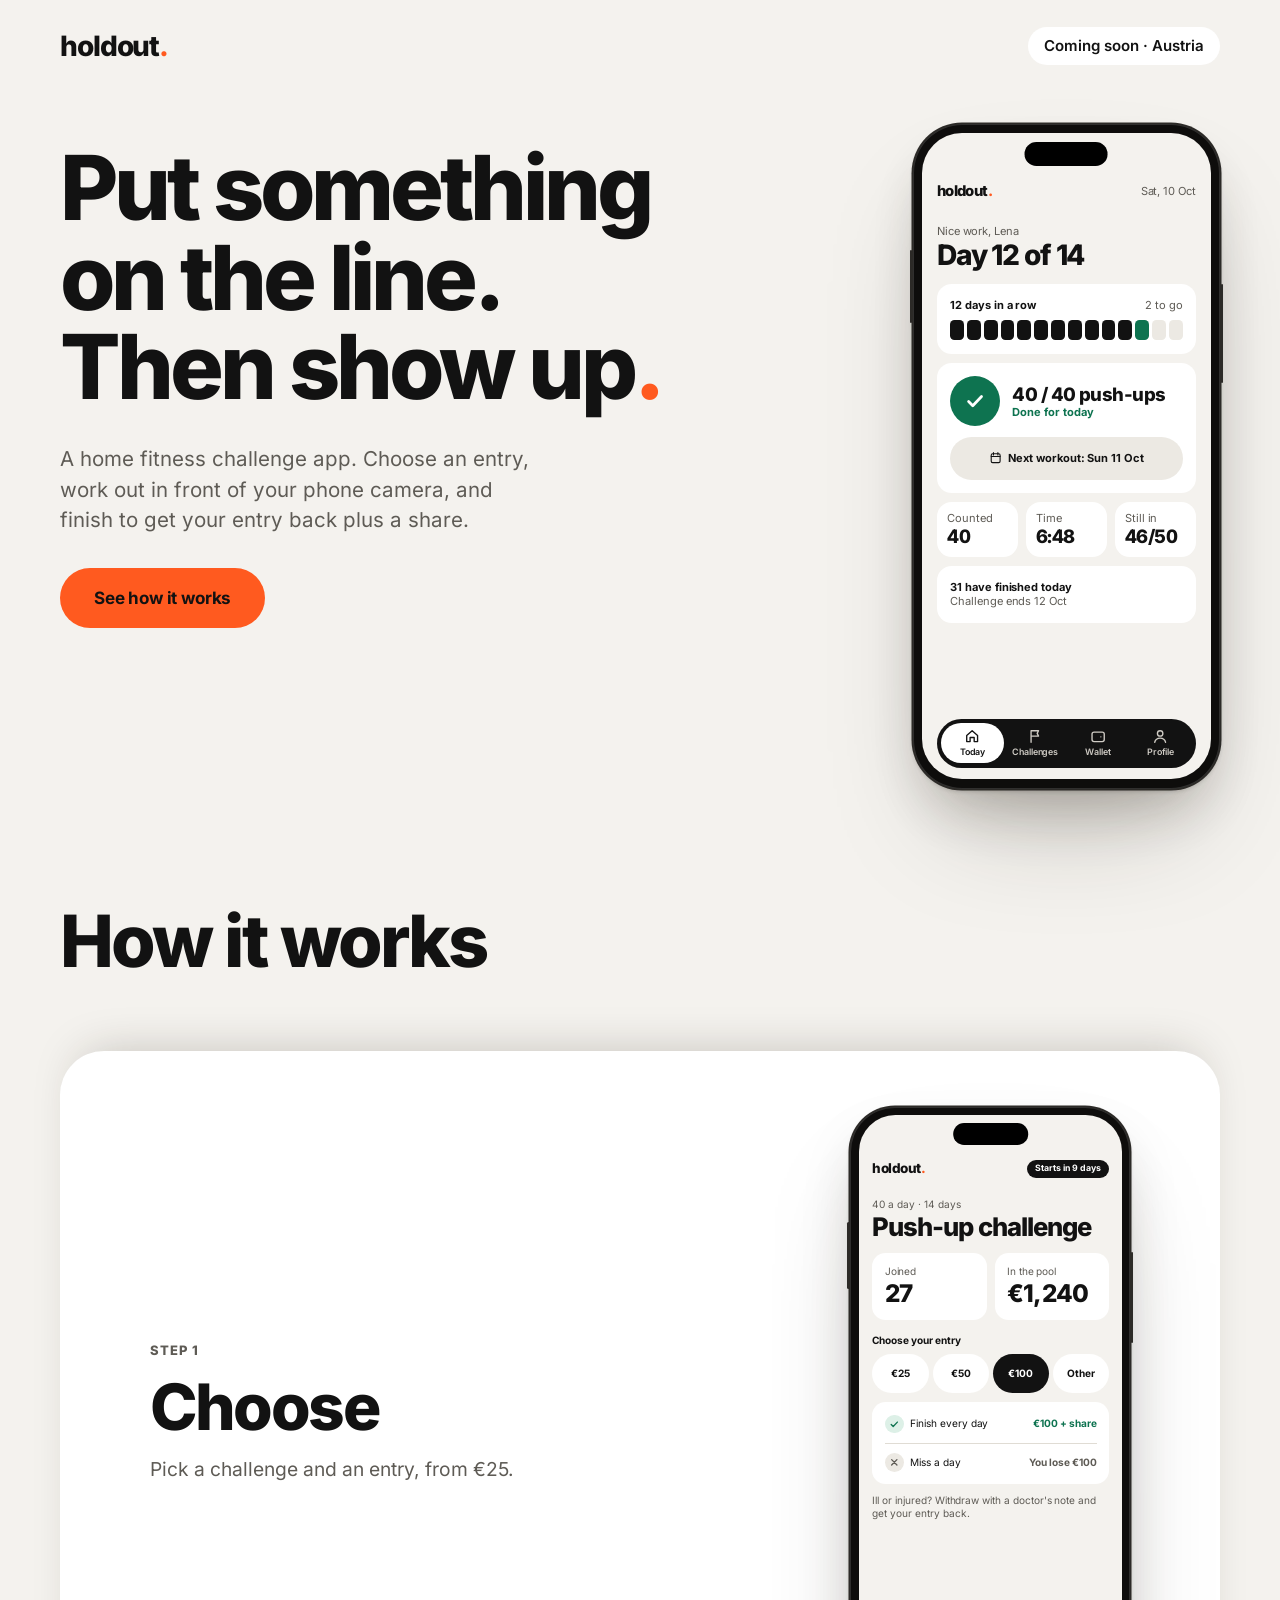
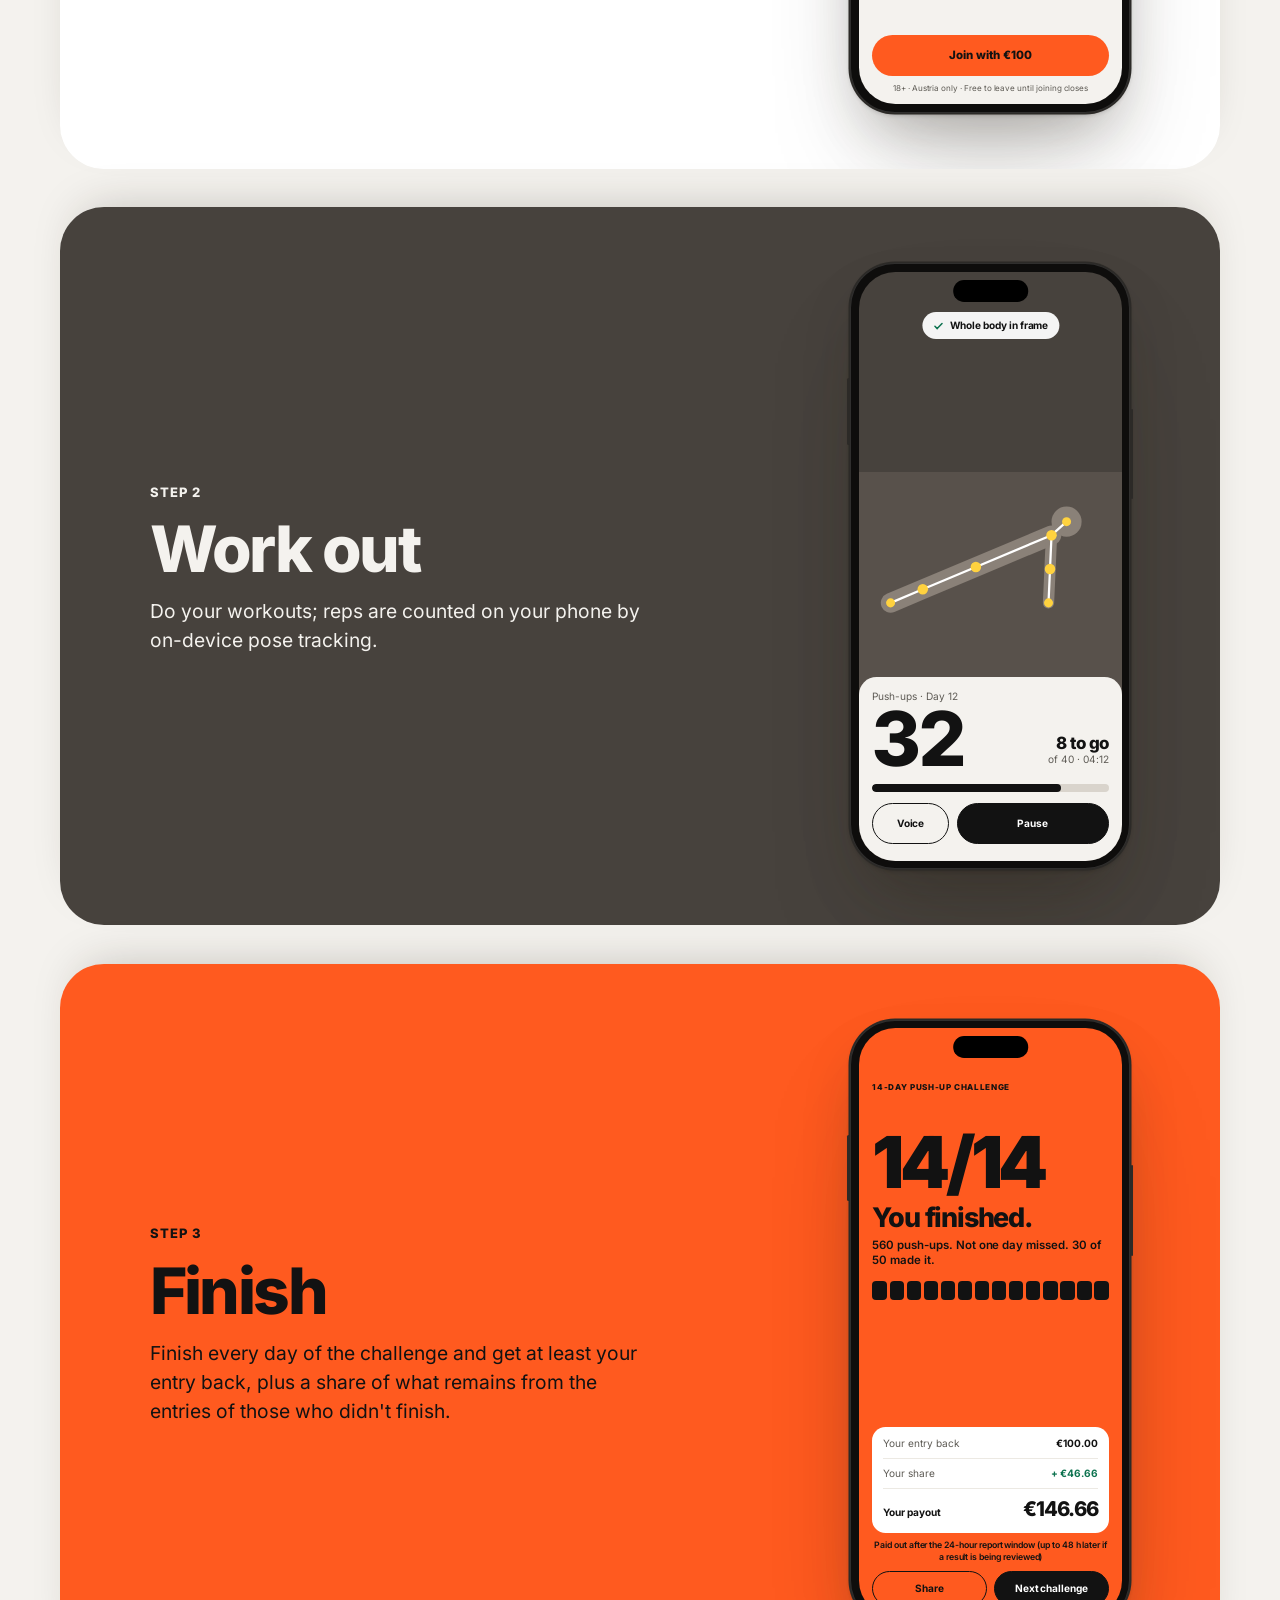
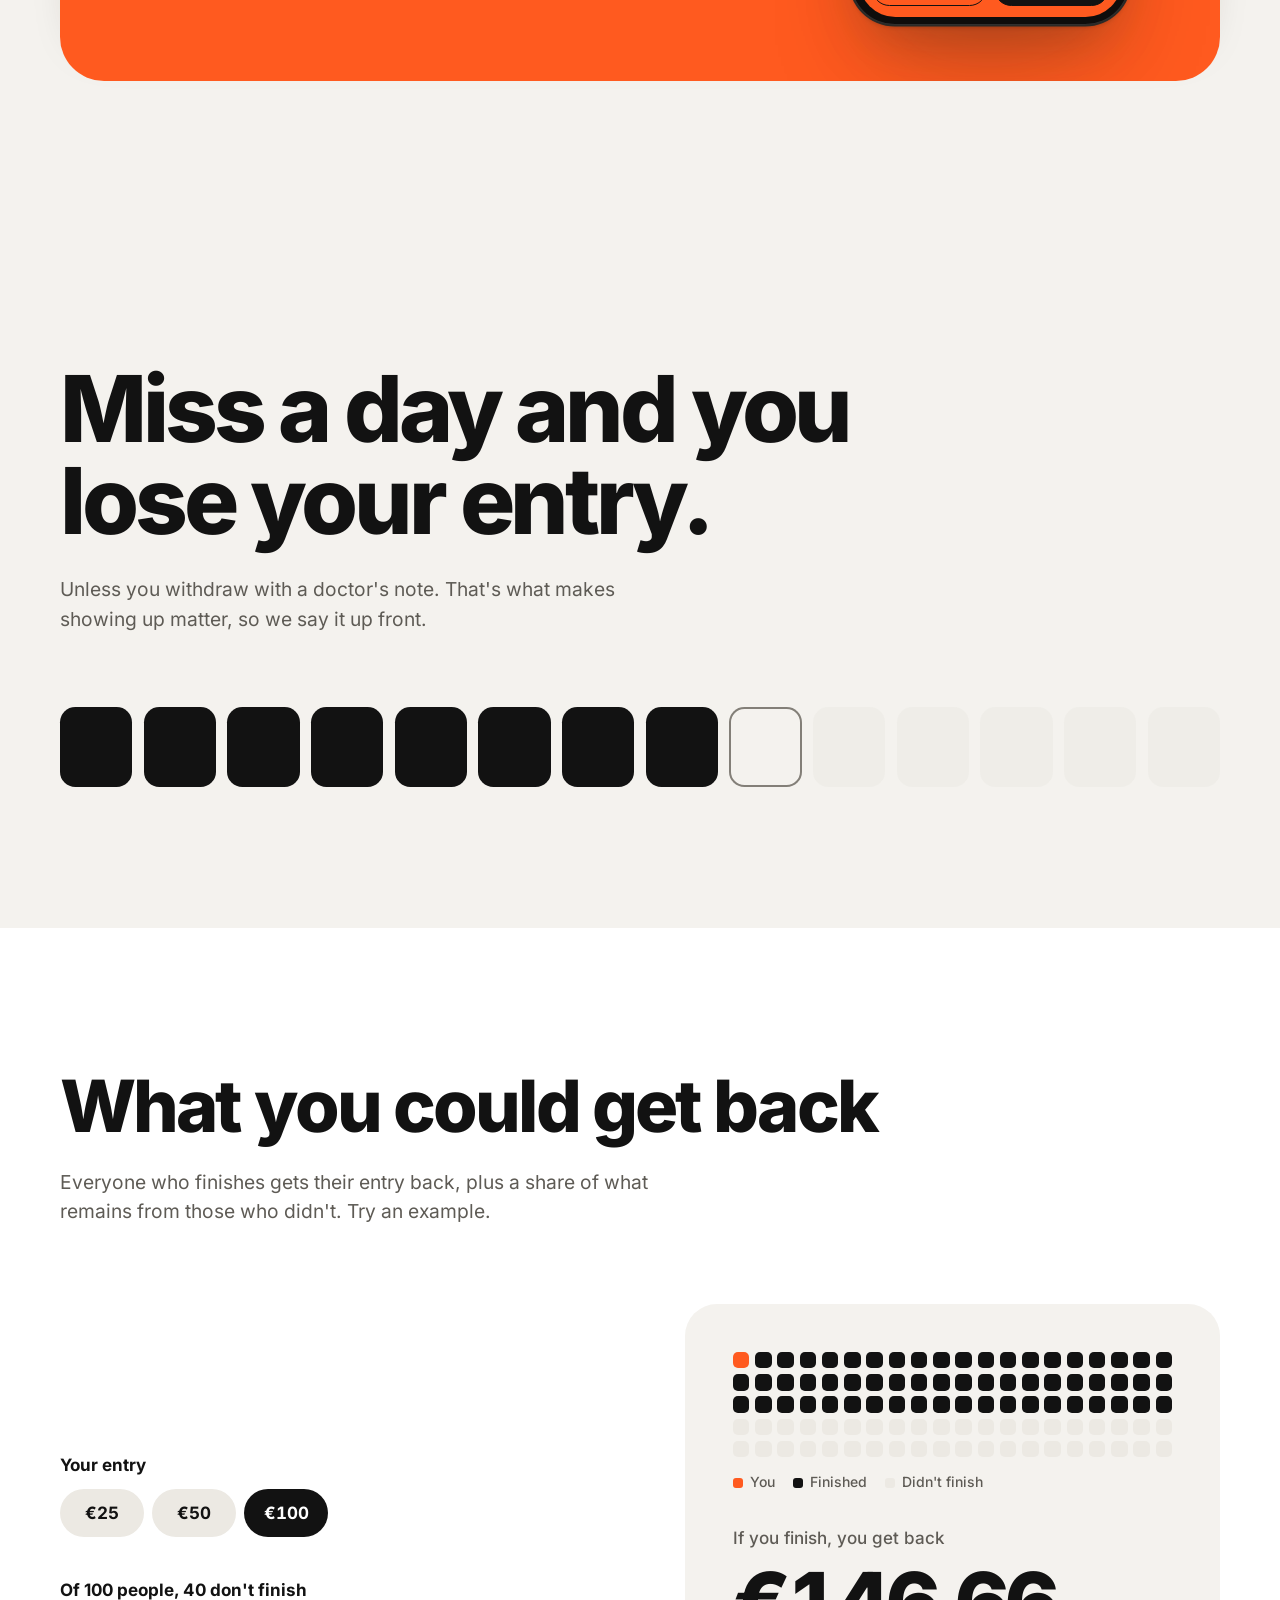
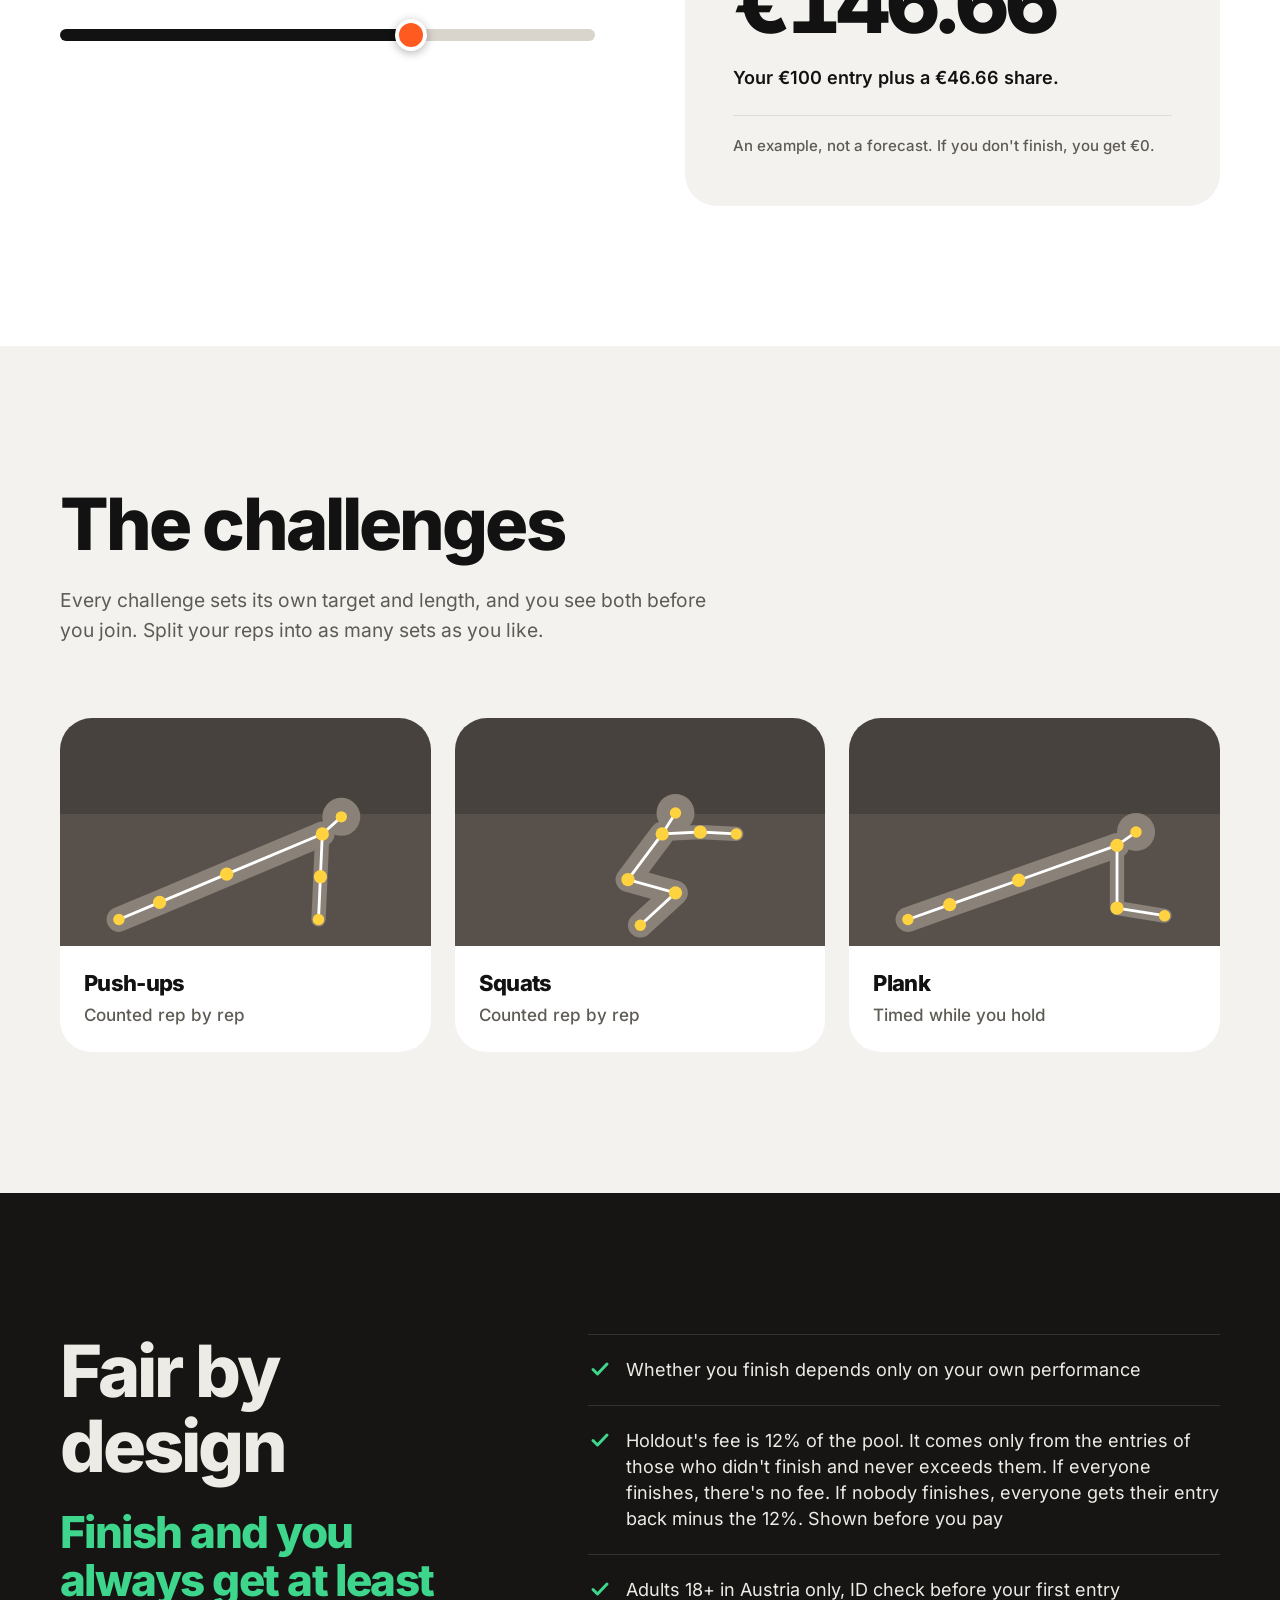
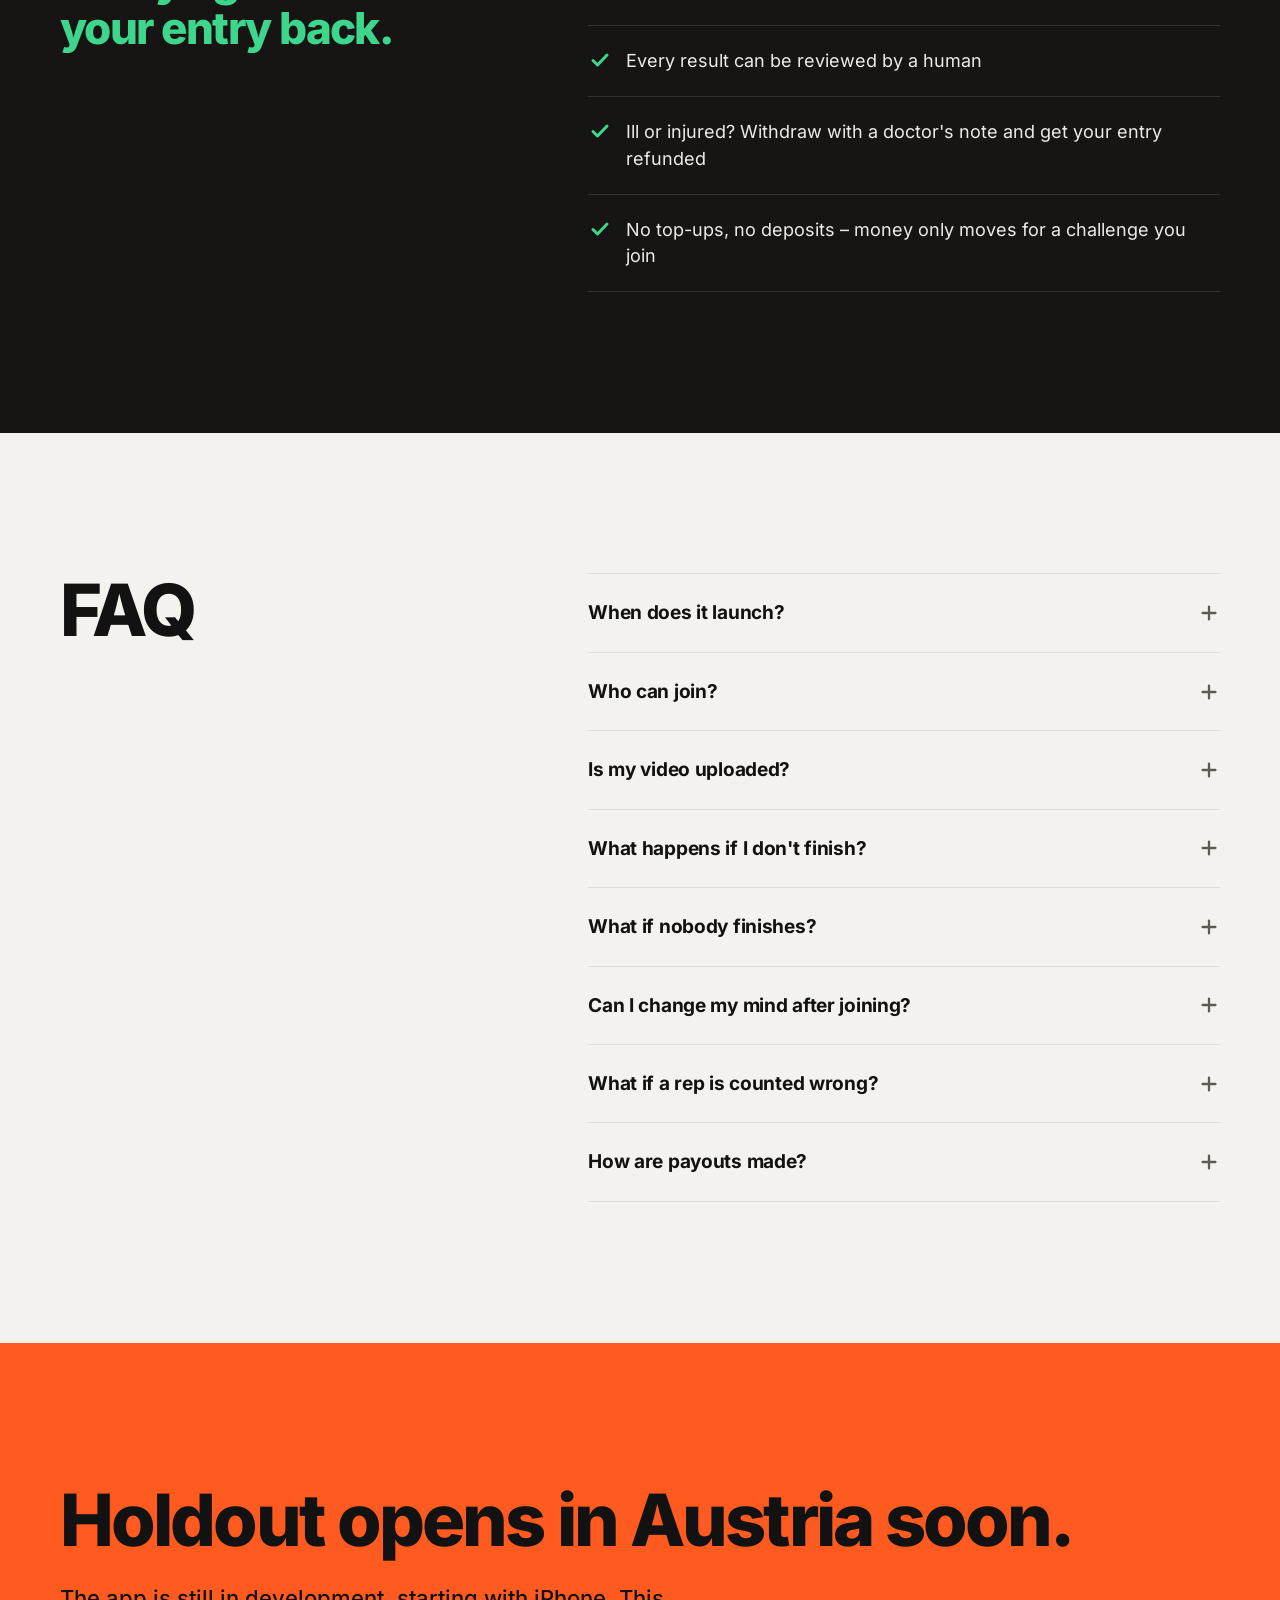
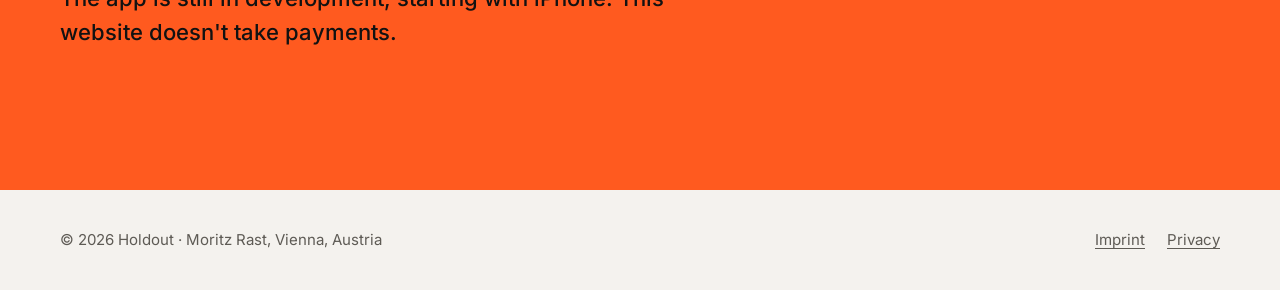
<file: index.html>
<!doctype html>
<html lang="en">
<head>
  <meta charset="utf-8">
  <meta name="viewport" content="width=device-width, initial-scale=1">
  <meta http-equiv="Content-Security-Policy" content="default-src 'none'; style-src 'self'; font-src 'self'; img-src 'self'; script-src 'self'; base-uri 'none'; form-action 'none'">
  <meta name="referrer" content="no-referrer">
  <meta name="color-scheme" content="light dark">
  <meta name="theme-color" media="(prefers-color-scheme: light)" content="#F4F2EE">
  <meta name="theme-color" media="(prefers-color-scheme: dark)" content="#161513">
  <meta name="format-detection" content="telephone=no">
  <title>Holdout – a home fitness challenge app</title>
  <meta name="description" content="Holdout is a home fitness challenge app in development. Join a challenge with an entry you choose and do your workouts in front of your phone camera. Coming soon in Austria.">
  <link rel="canonical" href="https://moritz-rast.github.io/holdout-site/">
  <meta property="og:type" content="website">
  <meta property="og:site_name" content="Holdout">
  <meta property="og:title" content="Holdout – a home fitness challenge app">
  <meta property="og:description" content="Join a challenge with an entry you choose and do your workouts in front of your phone camera. Coming soon in Austria.">
  <meta property="og:url" content="https://moritz-rast.github.io/holdout-site/">
  <meta property="og:image" content="https://moritz-rast.github.io/holdout-site/assets/og.png">
  <meta property="og:image:width" content="1200">
  <meta property="og:image:height" content="630">
  <meta property="og:image:alt" content="Holdout. Put something on the line. Then show up.">
  <meta name="twitter:card" content="summary_large_image">
  <link rel="icon" href="favicon.svg" type="image/svg+xml">
  <link rel="apple-touch-icon" href="assets/apple-touch-icon.png">
  <link rel="preload" href="assets/fonts/inter.woff2" as="font" type="font/woff2" crossorigin>
  <link rel="stylesheet" href="assets/styles.css?v=4">
  <script src="assets/site.js?v=4" defer></script>
</head>
<body>
  <a class="skip" href="#main">Skip to content</a>

  <header class="site-header">
    <div class="wrap">
      <a class="logo" href="index.html" aria-label="Holdout, home">holdout<i>.</i></a>
      <span class="tag">Coming soon · Austria</span>
    </div>
  </header>

  <main id="main">
    <section class="hero" aria-labelledby="hero-title">
      <div class="wrap">
        <div class="hero-grid">
          <div class="hero-copy">
            <h1 class="rise" id="hero-title"><span>Put something on the line.</span> <span>Then show up<span class="dot">.</span></span></h1>
            <p class="lead rise rise-2">A home fitness challenge app. Choose an entry, work out in front of your phone camera, and finish to get your entry back plus a share.</p>
            <div class="action rise rise-3">
              <a class="button" href="#how-title">See how it works</a>
            </div>
          </div>
          <div class="hero-phone rise rise-2"><div class="phone" role="img" aria-label="The Holdout app on a phone, with example numbers: day 12 of 14, 12 days in a row, and 40 of 40 push-ups done with a green check mark."><div class="screen"><div class="scr">
  <div class="s-top"><span class="s-logo">holdout<i>.</i></span><span>Sat, 10 Oct</span></div>
  <p class="s-hello">Nice work, Lena</p>
  <p class="s-title">Day 12 of 14</p>
  <div class="s-card"><div class="s-row"><span class="s-strong">12 days in a row</span><span class="s-muted">2 to go</span></div><div class="s-chain s-chain-14"><i class="on"></i><i class="on"></i><i class="on"></i><i class="on"></i><i class="on"></i><i class="on"></i><i class="on"></i><i class="on"></i><i class="on"></i><i class="on"></i><i class="on"></i><i class="ok"></i><i></i><i></i></div></div>
  <div class="s-card">
    <div class="s-done"><span class="s-check"><svg viewBox="0 0 24 24" fill="none" aria-hidden="true"><path d="M5 12.5l4.5 4.5L19 7" stroke="currentColor" stroke-width="3" stroke-linecap="round" stroke-linejoin="round"/></svg></span><div><p class="s-big">40 / 40 push-ups</p><p class="s-ok">Done for today</p></div></div>
    <div class="s-pill"><svg viewBox="0 0 24 24" fill="none" stroke="currentColor" stroke-width="2" stroke-linecap="round" stroke-linejoin="round" aria-hidden="true"><rect x="4" y="5" width="16" height="16" rx="2.5"/><path d="M4 10h16M8 3v4M16 3v4"/></svg>Next workout: Sun 11 Oct</div>
  </div>
  <div class="s-stats"><div class="s-card"><span class="s-muted">Counted</span><p class="s-stat">40</p></div><div class="s-card"><span class="s-muted">Time</span><p class="s-stat">6:48</p></div><div class="s-card"><span class="s-muted">Still in</span><p class="s-stat">46/50</p></div></div>
  <div class="s-card"><p class="s-strong">31 have finished today</p><p class="s-muted">Challenge ends 12 Oct</p></div>
  <div class="s-tabs"><span class="on"><svg viewBox="0 0 24 24" fill="none" stroke="currentColor" stroke-width="2" stroke-linecap="round" stroke-linejoin="round" aria-hidden="true"><path d="M4 11l8-7 8 7v9h-5v-6H9v6H4z"/></svg>Today</span><span><svg viewBox="0 0 24 24" fill="none" stroke="currentColor" stroke-width="2" stroke-linecap="round" stroke-linejoin="round" aria-hidden="true"><path d="M6 21V4h11l-2 4 2 4H6"/></svg>Challenges</span><span><svg viewBox="0 0 24 24" fill="none" stroke="currentColor" stroke-width="2" stroke-linecap="round" stroke-linejoin="round" aria-hidden="true"><rect x="3" y="6" width="18" height="14" rx="3"/><path d="M16 13h.01"/></svg>Wallet</span><span><svg viewBox="0 0 24 24" fill="none" stroke="currentColor" stroke-width="2" stroke-linecap="round" stroke-linejoin="round" aria-hidden="true"><circle cx="12" cy="8" r="4"/><path d="M4 21c1-4 4-6 8-6s7 2 8 6"/></svg>Profile</span></div>
</div></div></div></div>
        </div>
      </div>
    </section>

    <section class="section how" aria-labelledby="how-title">
      <div class="wrap">
        <h2 class="section-title how-title" id="how-title">How it works</h2>
        <ol class="steps" role="list">
          <li class="step step-1">
            <div class="step-text">
              <span class="step-label">Step 1</span>
              <h3>Choose</h3>
              <p>Pick a challenge and an entry, from €25.</p>
            </div>
            <div class="phone" role="img" aria-label="App screen with example numbers: a 14-day push-up challenge at 40 a day, with entry options of 25, 50 and 100 euros and 100 euros selected. Finishing returns the entry plus a share. Missing a day loses the entry."><div class="screen"><div class="scr">
  <div class="s-top"><span class="s-logo">holdout<i>.</i></span><span class="s-badge">Starts in 9 days</span></div>
  <p class="s-hello">40 a day · 14 days</p>
  <p class="s-title">Push-up challenge</p>
  <div class="s-tiles">
    <div class="s-card"><span class="s-muted">Joined</span><p class="s-tile-num">27</p></div>
    <div class="s-card"><span class="s-muted">In the pool</span><p class="s-tile-num">€1,240</p></div>
  </div>
  <p class="s-ask">Choose your entry</p>
  <div class="s-choices"><span>€25</span><span>€50</span><span class="on">€100</span><span>Other</span></div>
  <div class="s-card">
    <div class="s-outcome"><span class="s-mark"><svg viewBox="0 0 24 24" fill="none" aria-hidden="true"><path d="M5 12.5l4.5 4.5L19 7" stroke="currentColor" stroke-width="3" stroke-linecap="round" stroke-linejoin="round"/></svg></span>Finish every day<b class="s-ok">€100 + share</b></div>
    <div class="s-outcome"><span class="s-mark off"><svg viewBox="0 0 24 24" fill="none" aria-hidden="true"><path d="M6 6l12 12M18 6L6 18" stroke="currentColor" stroke-width="3" stroke-linecap="round"/></svg></span>Miss a day<b class="s-muted">You lose €100</b></div>
  </div>
  <p class="s-rule">Ill or injured? Withdraw with a doctor's note and get your entry back.</p>
  <div class="s-cta">Join with €100</div>
  <p class="s-foot">18+ · Austria only · Free to leave until joining closes</p>
</div></div></div>
          </li>
          <li class="step step-2">
            <div class="step-text">
              <span class="step-label">Step 2</span>
              <h3>Work out</h3>
              <p>Do your workouts; reps are counted on your phone by on-device pose tracking.</p>
            </div>
            <div class="phone" role="img" aria-label="App workout screen: the phone camera tracks body points during a push-up while a large counter counts up towards 40."><div class="screen"><div class="scr scr-work" data-workout>
  <div class="s-floor"></div>
  <svg class="s-body" data-rest="0" data-pose="pushup" viewBox="20 300 350 200" aria-hidden="true"><circle class="bones-head" data-j="head" cx="296.0" cy="374.0" r="20"/><path class="bones-flesh" data-b="flesh-torso" stroke-width="26" d="M276.0 392.0 L175.4 434.3 L104.8 464.0 L62.0 482.0"/><path class="bones-flesh" data-b="flesh-arm" stroke-width="15" d="M276.0 392.0 L274.0 437.0 L272.0 482.0"/><path class="bones-line" data-b="line-neck" d="M296.0 374.0 L276.0 392.0"/><path class="bones-line" data-b="line-arm" d="M276.0 392.0 L274.0 437.0 L272.0 482.0"/><path class="bones-line" data-b="line-torso" d="M276.0 392.0 L175.4 434.3 L104.8 464.0 L62.0 482.0"/><circle class="bones-joint" data-j="head" cx="296.0" cy="374.0" r="6"/><circle class="bones-joint" data-j="shoulder" cx="276.0" cy="392.0" r="7"/><circle class="bones-joint" data-j="elbow" cx="274.0" cy="437.0" r="7"/><circle class="bones-joint" data-j="wrist" cx="272.0" cy="482.0" r="6"/><circle class="bones-joint" data-j="hip" cx="175.4" cy="434.3" r="7"/><circle class="bones-joint" data-j="knee" cx="104.8" cy="464.0" r="7"/><circle class="bones-joint" data-j="ankle" cx="62.0" cy="482.0" r="6"/></svg>
  <div class="s-frame"><svg viewBox="0 0 24 24" fill="none" aria-hidden="true"><path d="M5 12.5l4.5 4.5L19 7" stroke="currentColor" stroke-width="3" stroke-linecap="round" stroke-linejoin="round"/></svg>Whole body in frame</div>
  <div class="s-cue" data-cue>Counted</div>
  <div class="s-panel">
    <span class="s-muted">Push-ups · Day 12</span>
    <div class="s-count-row"><span class="s-count" data-count>37</span><div class="s-togo"><p class="s-big" data-togo>3 to go</p><p class="s-muted">of 40 · 04:12</p></div></div>
    <div class="s-bar"><i data-fill></i></div>
    <div class="s-btns"><span>Voice</span><span class="fill">Pause</span></div>
  </div>
</div></div></div>
          </li>
          <li class="step step-3">
            <div class="step-text">
              <span class="step-label">Step 3</span>
              <h3>Finish</h3>
              <p>Finish every day of the challenge and get at least your entry back, plus a share of what remains from the entries of those who didn't finish.</p>
            </div>
            <div class="phone" role="img" aria-label="App result screen in orange with example numbers: 14 of 14, you finished. 100 euro entry back plus a 46 euro 66 share, 146 euro 66 in total."><div class="screen"><div class="scr scr-result">
  <p class="s-over">14-day push-up challenge</p>
  <p class="s-giant">14/14</p>
  <p class="s-finished">You finished.</p>
  <p class="s-summary">560 push-ups. Not one day missed. 30 of 50 made it.</p>
  <div class="s-chain s-chain-14"><i class="on"></i><i class="on"></i><i class="on"></i><i class="on"></i><i class="on"></i><i class="on"></i><i class="on"></i><i class="on"></i><i class="on"></i><i class="on"></i><i class="on"></i><i class="on"></i><i class="on"></i><i class="on"></i></div>
  <div class="s-receipt">
    <div><span>Your entry back</span><b>€100.00</b></div>
    <div><span>Your share</span><b class="plus">+ €46.66</b></div>
    <div class="total"><span>Your payout</span><b>€146.66</b></div>
  </div>
  <p class="s-arrive">Paid out after the 24-hour report window (up to 48 h later if a result is being reviewed)</p>
  <div class="s-result-btns"><span>Share</span><span class="fill">Next challenge</span></div>
</div></div></div>
          </li>
        </ol>
      </div>
    </section>

    <section class="section miss" aria-labelledby="miss-title">
      <div class="wrap">
        <h2 id="miss-title">Miss a day and you lose your entry.</h2>
        <p>Unless you withdraw with a doctor's note. That's what makes showing up matter, so we say it up front.</p>
        <div class="chain miss-chain" aria-hidden="true"><i class="on"></i><i class="on"></i><i class="on"></i><i class="on"></i><i class="on"></i><i class="on"></i><i class="on"></i><i class="on"></i><i class="gone"></i><i class="after"></i><i class="after"></i><i class="after"></i><i class="after"></i><i class="after"></i></div>
      </div>
    </section>

    <section class="section pool" aria-labelledby="pool-title" data-pool>
      <div class="wrap">
        <h2 class="section-title" id="pool-title">What you could get back</h2>
        <p class="section-lead">Everyone who finishes gets their entry back, plus a share of what remains from those who didn't. Try an example.</p>
        <div class="pool-grid">
          <div class="controls" role="group" aria-label="Try an example">
            <fieldset class="entries">
              <legend class="control-label">Your entry</legend>
              <div class="entry-options">
                <label><input type="radio" name="entry" value="25"><span>€25</span></label>
                <label><input type="radio" name="entry" value="50"><span>€50</span></label>
                <label><input type="radio" name="entry" value="100" checked><span>€100</span></label>
              </div>
            </fieldset>
            <div>
              <label class="control-label" for="missed">Of 100 people, <span data-out="missed">40</span> don't finish</label>
              <input class="slider" id="missed" type="range" min="0" max="60" step="1" value="40" data-missed>
            </div>
          </div>
          <div class="ledger-card">
            <div class="pool-people" aria-hidden="true"><i class="you"></i><i class="in"></i><i class="in"></i><i class="in"></i><i class="in"></i><i class="in"></i><i class="in"></i><i class="in"></i><i class="in"></i><i class="in"></i><i class="in"></i><i class="in"></i><i class="in"></i><i class="in"></i><i class="in"></i><i class="in"></i><i class="in"></i><i class="in"></i><i class="in"></i><i class="in"></i><i class="in"></i><i class="in"></i><i class="in"></i><i class="in"></i><i class="in"></i><i class="in"></i><i class="in"></i><i class="in"></i><i class="in"></i><i class="in"></i><i class="in"></i><i class="in"></i><i class="in"></i><i class="in"></i><i class="in"></i><i class="in"></i><i class="in"></i><i class="in"></i><i class="in"></i><i class="in"></i><i class="in"></i><i class="in"></i><i class="in"></i><i class="in"></i><i class="in"></i><i class="in"></i><i class="in"></i><i class="in"></i><i class="in"></i><i class="in"></i><i class="in"></i><i class="in"></i><i class="in"></i><i class="in"></i><i class="in"></i><i class="in"></i><i class="in"></i><i class="in"></i><i class="in"></i><i class="in"></i><i></i><i></i><i></i><i></i><i></i><i></i><i></i><i></i><i></i><i></i><i></i><i></i><i></i><i></i><i></i><i></i><i></i><i></i><i></i><i></i><i></i><i></i><i></i><i></i><i></i><i></i><i></i><i></i><i></i><i></i><i></i><i></i><i></i><i></i><i></i><i></i><i></i><i></i><i></i><i></i></div>
            <p class="pool-key" aria-hidden="true"><span class="key-you">You</span><span class="key-in">Finished</span><span class="key-out">Didn't finish</span></p>
            <p class="result-label">If you finish, you get back</p>
            <p class="result-amount" data-out="each" aria-live="polite">€146.66</p>
            <p class="result-split" data-out="split">Your €100 entry plus a €46.66 share.</p>
            <p class="result-other">An example, not a forecast. If you don't finish, you get €0.</p>
          </div>
        </div>
      </div>
    </section>

    <section class="section" aria-labelledby="challenges-title">
      <div class="wrap">
        <h2 class="section-title" id="challenges-title">The challenges</h2>
        <p class="section-lead">Every challenge sets its own target and length, and you see both before you join. Split your reps into as many sets as you like.</p>
        <ul class="tiles" role="list">
          <li class="tile"><div class="tile-view"><svg class="" data-rest="0" data-pose="pushup" viewBox="0 270 390 240" aria-hidden="true"><circle class="bones-head" data-j="head" cx="296.0" cy="374.0" r="20"/><path class="bones-flesh" data-b="flesh-torso" stroke-width="26" d="M276.0 392.0 L175.4 434.3 L104.8 464.0 L62.0 482.0"/><path class="bones-flesh" data-b="flesh-arm" stroke-width="15" d="M276.0 392.0 L274.0 437.0 L272.0 482.0"/><path class="bones-line" data-b="line-neck" d="M296.0 374.0 L276.0 392.0"/><path class="bones-line" data-b="line-arm" d="M276.0 392.0 L274.0 437.0 L272.0 482.0"/><path class="bones-line" data-b="line-torso" d="M276.0 392.0 L175.4 434.3 L104.8 464.0 L62.0 482.0"/><circle class="bones-joint" data-j="head" cx="296.0" cy="374.0" r="6"/><circle class="bones-joint" data-j="shoulder" cx="276.0" cy="392.0" r="7"/><circle class="bones-joint" data-j="elbow" cx="274.0" cy="437.0" r="7"/><circle class="bones-joint" data-j="wrist" cx="272.0" cy="482.0" r="6"/><circle class="bones-joint" data-j="hip" cx="175.4" cy="434.3" r="7"/><circle class="bones-joint" data-j="knee" cx="104.8" cy="464.0" r="7"/><circle class="bones-joint" data-j="ankle" cx="62.0" cy="482.0" r="6"/></svg></div><div class="tile-body"><h3>Push-ups</h3><p class="tile-how">Counted rep by rep</p></div></li>
          <li class="tile"><div class="tile-view"><svg class="" data-rest="1" data-pose="squat" viewBox="0 262 390 240" aria-hidden="true"><circle class="bones-head" data-j="head" cx="232.0" cy="362.0" r="20"/><path class="bones-flesh" data-b="flesh-torso" stroke-width="26" d="M218.0 384.0 L182.0 432.0 L232.0 446.0 L195.0 480.0"/><path class="bones-flesh" data-b="flesh-arm" stroke-width="15" d="M218.0 384.0 L258.0 382.0 L296.0 384.0"/><path class="bones-line" data-b="line-neck" d="M232.0 362.0 L218.0 384.0"/><path class="bones-line" data-b="line-arm" d="M218.0 384.0 L258.0 382.0 L296.0 384.0"/><path class="bones-line" data-b="line-torso" d="M218.0 384.0 L182.0 432.0 L232.0 446.0 L195.0 480.0"/><circle class="bones-joint" data-j="head" cx="232.0" cy="362.0" r="6"/><circle class="bones-joint" data-j="shoulder" cx="218.0" cy="384.0" r="7"/><circle class="bones-joint" data-j="elbow" cx="258.0" cy="382.0" r="7"/><circle class="bones-joint" data-j="wrist" cx="296.0" cy="384.0" r="6"/><circle class="bones-joint" data-j="hip" cx="182.0" cy="432.0" r="7"/><circle class="bones-joint" data-j="knee" cx="232.0" cy="446.0" r="7"/><circle class="bones-joint" data-j="ankle" cx="195.0" cy="480.0" r="6"/></svg></div><div class="tile-body"><h3>Squats</h3><p class="tile-how">Counted rep by rep</p></div></li>
          <li class="tile"><div class="tile-view"><svg class="" data-rest="0" data-pose="plank" viewBox="0 270 390 240" aria-hidden="true"><circle class="bones-head" data-j="head" cx="302.0" cy="390.0" r="20"/><path class="bones-flesh" data-b="flesh-torso" stroke-width="26" d="M282.0 404.0 L178.6 440.7 L106.0 466.4 L62.0 482.0"/><path class="bones-flesh" data-b="flesh-arm" stroke-width="15" d="M282.0 404.0 L282.0 470.0 L332.0 478.0"/><path class="bones-line" data-b="line-neck" d="M302.0 390.0 L282.0 404.0"/><path class="bones-line" data-b="line-arm" d="M282.0 404.0 L282.0 470.0 L332.0 478.0"/><path class="bones-line" data-b="line-torso" d="M282.0 404.0 L178.6 440.7 L106.0 466.4 L62.0 482.0"/><circle class="bones-joint" data-j="head" cx="302.0" cy="390.0" r="6"/><circle class="bones-joint" data-j="shoulder" cx="282.0" cy="404.0" r="7"/><circle class="bones-joint" data-j="elbow" cx="282.0" cy="470.0" r="7"/><circle class="bones-joint" data-j="wrist" cx="332.0" cy="478.0" r="6"/><circle class="bones-joint" data-j="hip" cx="178.6" cy="440.7" r="7"/><circle class="bones-joint" data-j="knee" cx="106.0" cy="466.4" r="7"/><circle class="bones-joint" data-j="ankle" cx="62.0" cy="482.0" r="6"/></svg></div><div class="tile-body"><h3>Plank</h3><p class="tile-how">Timed while you hold</p></div></li>
        </ul>
      </div>
    </section>

    <section class="section fair" aria-labelledby="fair-title">
      <div class="wrap fair-grid">
        <div class="fair-side">
          <h2 class="section-title" id="fair-title">Fair by design</h2>
          <p class="fair-promise">Finish and you always get at least your entry back.</p>
        </div>
        <ul class="fair-list" role="list">
          <li><svg viewBox="0 0 24 24" fill="none" aria-hidden="true"><path d="M5 12.5l4.5 4.5L19 7" stroke="currentColor" stroke-width="3" stroke-linecap="round" stroke-linejoin="round"/></svg><span>Whether you finish depends only on your own performance</span></li>
          <li><svg viewBox="0 0 24 24" fill="none" aria-hidden="true"><path d="M5 12.5l4.5 4.5L19 7" stroke="currentColor" stroke-width="3" stroke-linecap="round" stroke-linejoin="round"/></svg><span>Holdout's fee is 12% of the pool. It comes only from the entries of those who didn't finish and never exceeds them. If everyone finishes, there's no fee. If nobody finishes, everyone gets their entry back minus the 12%. Shown before you pay</span></li>
          <li><svg viewBox="0 0 24 24" fill="none" aria-hidden="true"><path d="M5 12.5l4.5 4.5L19 7" stroke="currentColor" stroke-width="3" stroke-linecap="round" stroke-linejoin="round"/></svg><span>Adults 18+ in Austria only, ID check before your first entry</span></li>
          <li><svg viewBox="0 0 24 24" fill="none" aria-hidden="true"><path d="M5 12.5l4.5 4.5L19 7" stroke="currentColor" stroke-width="3" stroke-linecap="round" stroke-linejoin="round"/></svg><span>Every result can be reviewed by a human</span></li>
          <li><svg viewBox="0 0 24 24" fill="none" aria-hidden="true"><path d="M5 12.5l4.5 4.5L19 7" stroke="currentColor" stroke-width="3" stroke-linecap="round" stroke-linejoin="round"/></svg><span>Ill or injured? Withdraw with a doctor's note and get your entry refunded</span></li>
          <li><svg viewBox="0 0 24 24" fill="none" aria-hidden="true"><path d="M5 12.5l4.5 4.5L19 7" stroke="currentColor" stroke-width="3" stroke-linecap="round" stroke-linejoin="round"/></svg><span>No top-ups, no deposits – money only moves for a challenge you join</span></li>
        </ul>
      </div>
    </section>

    <section class="section" aria-labelledby="faq-title">
      <div class="wrap faq-grid">
        <div class="faq-side"><h2 class="section-title" id="faq-title">FAQ</h2></div>
        <div class="faq">
          <details>
            <summary>When does it launch?<svg viewBox="0 0 24 24" fill="none" aria-hidden="true"><path d="M12 5v14M5 12h14" stroke="currentColor" stroke-width="2.5" stroke-linecap="round"/></svg></summary>
            <p>We're in development and will launch in Austria soon.</p>
          </details>
          <details>
            <summary>Who can join?<svg viewBox="0 0 24 24" fill="none" aria-hidden="true"><path d="M12 5v14M5 12h14" stroke="currentColor" stroke-width="2.5" stroke-linecap="round"/></svg></summary>
            <p>Adults aged 18 or over who live in Austria.</p>
          </details>
          <details>
            <summary>Is my video uploaded?<svg viewBox="0 0 24 24" fill="none" aria-hidden="true"><path d="M12 5v14M5 12h14" stroke="currentColor" stroke-width="2.5" stroke-linecap="round"/></svg></summary>
            <p>Reps are counted on your phone, and by default no video leaves it. A short clip is uploaded only if you report a miscount or opt in to help improve counting.</p>
          </details>
          <details>
            <summary>What happens if I don't finish?<svg viewBox="0 0 24 24" fill="none" aria-hidden="true"><path d="M12 5v14M5 12h14" stroke="currentColor" stroke-width="2.5" stroke-linecap="round"/></svg></summary>
            <p>You lose that entry. Holdout's fee comes out of the entries of those who didn't finish, and the rest is shared among those who finished.</p>
          </details>
          <details>
            <summary>What if nobody finishes?<svg viewBox="0 0 24 24" fill="none" aria-hidden="true"><path d="M12 5v14M5 12h14" stroke="currentColor" stroke-width="2.5" stroke-linecap="round"/></svg></summary>
            <p>Then there are no winners. Holdout keeps only its 12% fee and everyone gets the rest back – €88 of a €100 entry.</p>
          </details>
          <details>
            <summary>Can I change my mind after joining?<svg viewBox="0 0 24 24" fill="none" aria-hidden="true"><path d="M12 5v14M5 12h14" stroke="currentColor" stroke-width="2.5" stroke-linecap="round"/></svg></summary>
            <p>Until joining closes, you can leave for free and get your entry back in full. After that, you can only withdraw if you're ill or injured, with a doctor's note.</p>
          </details>
          <details>
            <summary>What if a rep is counted wrong?<svg viewBox="0 0 24 24" fill="none" aria-hidden="true"><path d="M12 5v14M5 12h14" stroke="currentColor" stroke-width="2.5" stroke-linecap="round"/></svg></summary>
            <p>The automatic count can be wrong. Report it in the app up to 24 hours after the challenge ends, and a human reviews it within 48 hours.</p>
          </details>
          <details>
            <summary>How are payouts made?<svg viewBox="0 0 24 24" fill="none" aria-hidden="true"><path d="M12 5v14M5 12h14" stroke="currentColor" stroke-width="2.5" stroke-linecap="round"/></svg></summary>
            <p>Through our payment provider to a bank account in your own name.</p>
          </details>
        </div>
      </div>
    </section>

    <section class="finale" aria-labelledby="closing-title">
      <div class="wrap">
        <h2 id="closing-title">Holdout opens in Austria soon.</h2>
        <p class="finale-text">The app is still in development, starting with iPhone. This website doesn't take payments.</p>
      </div>
    </section>
  </main>

  <footer class="site-footer">
    <div class="wrap">
      <p>© 2026 Holdout · Moritz Rast, Vienna, Austria</p>
      <nav aria-label="Legal">
        <a href="imprint.html">Imprint</a>
        <a href="privacy.html">Privacy</a>
      </nav>
    </div>
  </footer>
</body>
</html>
</file>
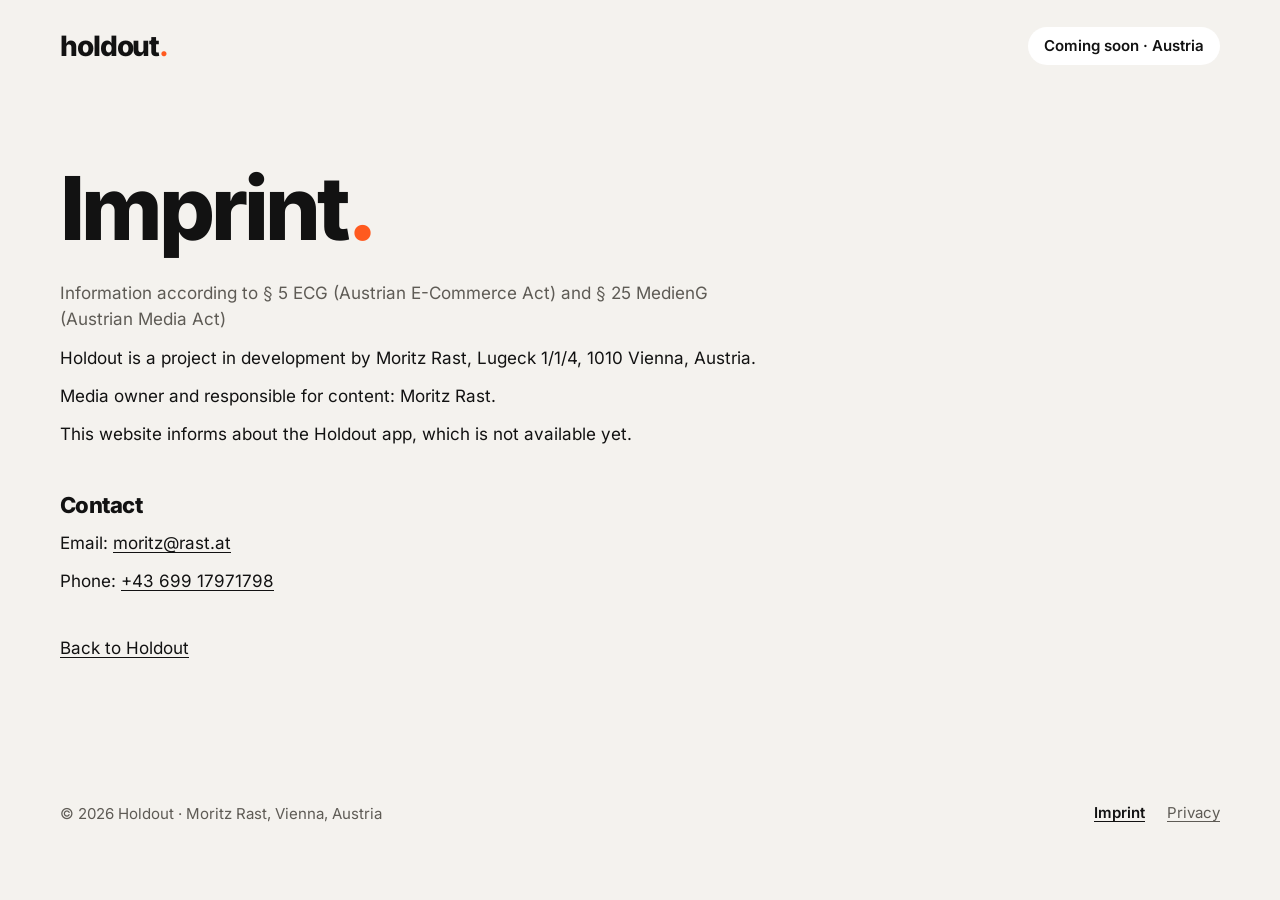
<file: imprint.html>
<!doctype html>
<html lang="en">
<head>
  <meta charset="utf-8">
  <meta name="viewport" content="width=device-width, initial-scale=1">
  <meta http-equiv="Content-Security-Policy" content="default-src 'none'; style-src 'self'; font-src 'self'; img-src 'self'; script-src 'self'; base-uri 'none'; form-action 'none'">
  <meta name="referrer" content="no-referrer">
  <meta name="color-scheme" content="light dark">
  <meta name="theme-color" media="(prefers-color-scheme: light)" content="#F4F2EE">
  <meta name="theme-color" media="(prefers-color-scheme: dark)" content="#161513">
  <meta name="format-detection" content="telephone=no">
  <title>Imprint – Holdout</title>
  <meta name="description" content="Imprint for Holdout, a project in development by Moritz Rast in Vienna, Austria.">
  <link rel="canonical" href="https://moritz-rast.github.io/holdout-site/imprint.html">
  <link rel="icon" href="favicon.svg" type="image/svg+xml">
  <link rel="apple-touch-icon" href="assets/apple-touch-icon.png">
  <link rel="stylesheet" href="assets/styles.css?v=4">
</head>
<body>
  <a class="skip" href="#main">Skip to content</a>

  <header class="site-header">
    <div class="wrap">
      <a class="logo" href="index.html" aria-label="Holdout, home">holdout<i>.</i></a>
      <span class="tag">Coming soon · Austria</span>
    </div>
  </header>

  <main id="main" class="wrap">
    <div class="legal">
      <h1>Imprint<span class="dot">.</span></h1>
      <p class="legal-meta">Information according to § 5 ECG (Austrian E-Commerce Act) and § 25 MedienG (Austrian Media Act)</p>
      <p>Holdout is a project in development by Moritz Rast, Lugeck 1/1/4, 1010 Vienna, Austria.</p>
      <p>Media owner and responsible for content: Moritz Rast.</p>
      <p>This website informs about the Holdout app, which is not available yet.</p>

      <!-- TO ADD ONCE REGISTERED: trade licence (Gewerbe), trade authority (Gewerbebehörde). -->

      <h2>Contact</h2>
      <p>Email: <a href="mailto:moritz@rast.at">moritz@rast.at</a></p>
      <p>Phone: <a href="tel:+4369917971798">+43&nbsp;699&nbsp;17971798</a></p>

      <p class="back"><a href="index.html">Back to Holdout</a></p>
    </div>
  </main>

  <footer class="site-footer">
    <div class="wrap">
      <p>© 2026 Holdout · Moritz Rast, Vienna, Austria</p>
      <nav aria-label="Legal">
        <a href="imprint.html" aria-current="page">Imprint</a>
        <a href="privacy.html">Privacy</a>
      </nav>
    </div>
  </footer>
</body>
</html>
</file>
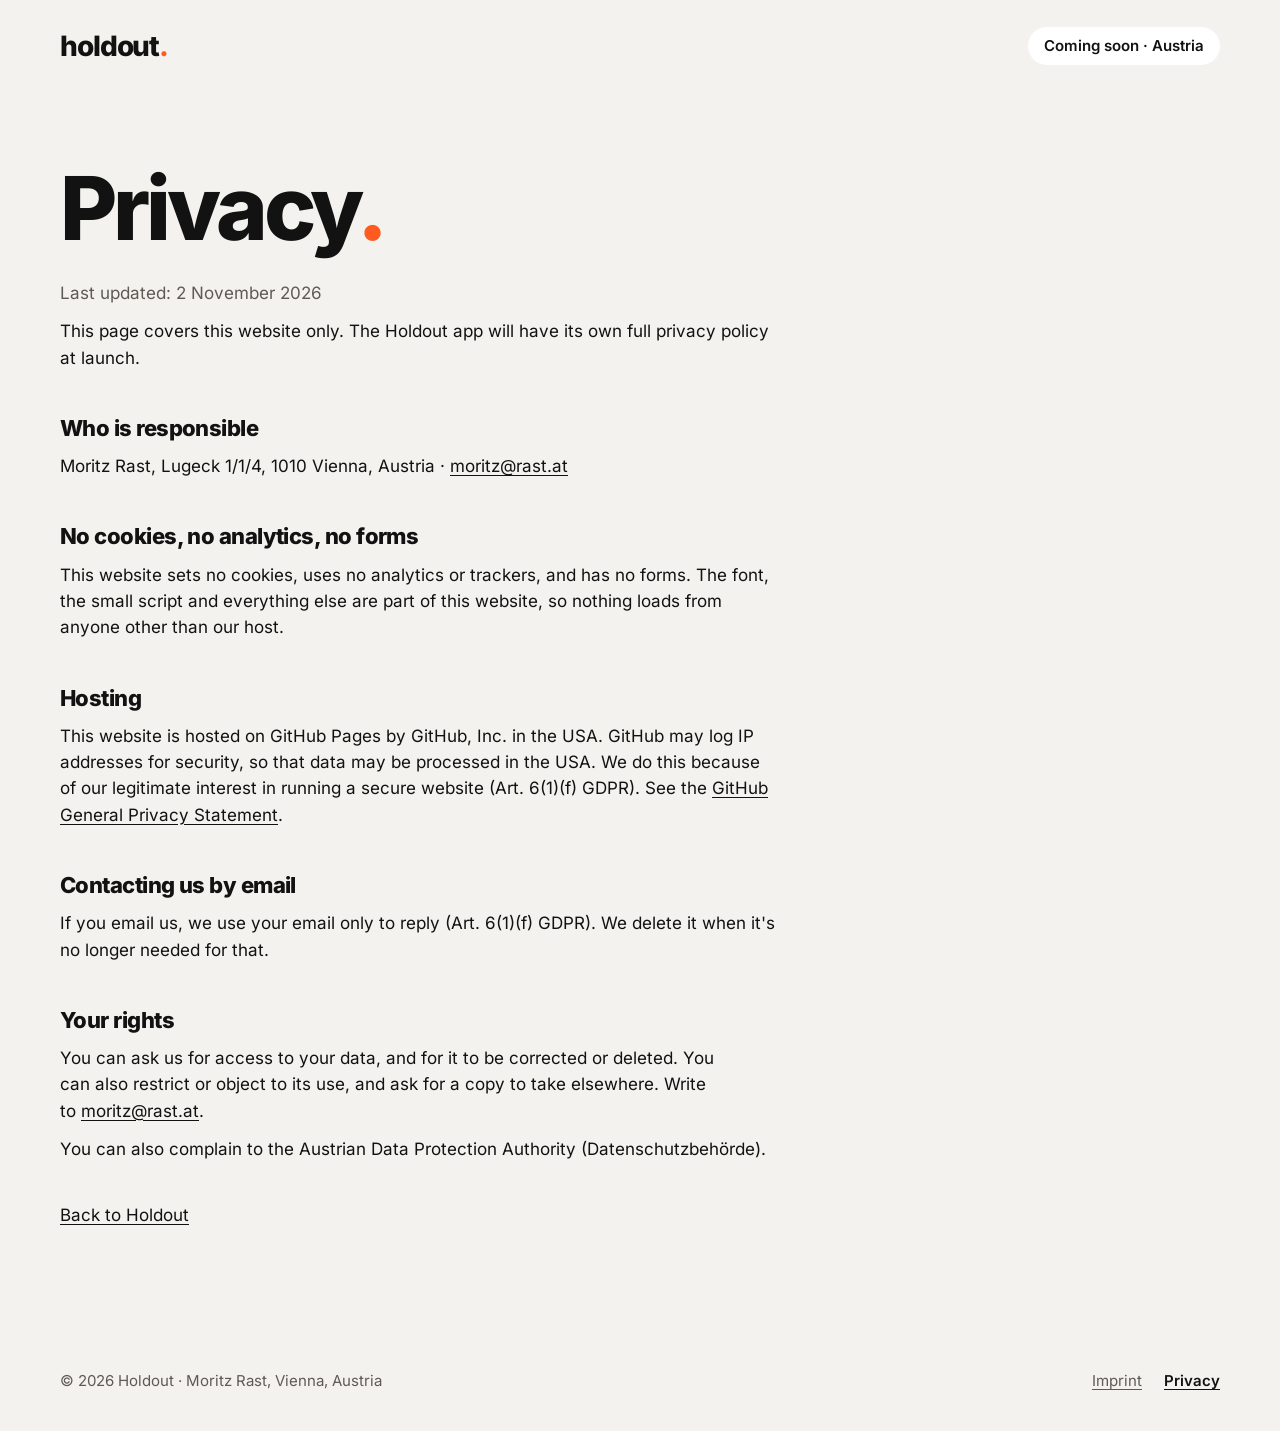
<file: privacy.html>
<!doctype html>
<html lang="en">
<head>
  <meta charset="utf-8">
  <meta name="viewport" content="width=device-width, initial-scale=1">
  <meta http-equiv="Content-Security-Policy" content="default-src 'none'; style-src 'self'; font-src 'self'; img-src 'self'; script-src 'self'; base-uri 'none'; form-action 'none'">
  <meta name="referrer" content="no-referrer">
  <meta name="color-scheme" content="light dark">
  <meta name="theme-color" media="(prefers-color-scheme: light)" content="#F4F2EE">
  <meta name="theme-color" media="(prefers-color-scheme: dark)" content="#161513">
  <meta name="format-detection" content="telephone=no">
  <title>Privacy – Holdout</title>
  <meta name="description" content="Privacy information for the Holdout pre-launch website: no cookies, no analytics, no forms.">
  <link rel="canonical" href="https://moritz-rast.github.io/holdout-site/privacy.html">
  <link rel="icon" href="favicon.svg" type="image/svg+xml">
  <link rel="apple-touch-icon" href="assets/apple-touch-icon.png">
  <link rel="stylesheet" href="assets/styles.css?v=4">
</head>
<body>
  <a class="skip" href="#main">Skip to content</a>

  <header class="site-header">
    <div class="wrap">
      <a class="logo" href="index.html" aria-label="Holdout, home">holdout<i>.</i></a>
      <span class="tag">Coming soon · Austria</span>
    </div>
  </header>

  <main id="main" class="wrap">
    <div class="legal">
      <h1>Privacy<span class="dot">.</span></h1>
      <p class="legal-meta">Last updated: 2 November 2026</p>
      <p>This page covers this website only. The Holdout app will have its own full privacy policy at launch.</p>

      <h2>Who is responsible</h2>
      <p>Moritz Rast, Lugeck 1/1/4, 1010 Vienna, Austria · <a href="mailto:moritz@rast.at">moritz@rast.at</a></p>

      <h2>No cookies, no analytics, no forms</h2>
      <p>This website sets no cookies, uses no analytics or trackers, and has no forms. The font, the small script and everything else are part of this website, so nothing loads from anyone other than our host.</p>

      <h2>Hosting</h2>
      <p>This website is hosted on GitHub Pages by GitHub, Inc. in the USA. GitHub may log IP addresses for security, so that data may be processed in the USA. We do this because of our legitimate interest in running a secure website (Art. 6(1)(f) GDPR). See the <a href="https://docs.github.com/en/site-policy/privacy-policies/github-general-privacy-statement">GitHub General Privacy Statement</a>.</p>

      <h2>Contacting us by email</h2>
      <p>If you email us, we use your email only to reply (Art. 6(1)(f) GDPR). We delete it when it's no longer needed for that.</p>

      <h2>Your rights</h2>
      <p>You can ask us for access to your data, and for it to be corrected or deleted. You can also restrict or object to its use, and ask for a copy to take elsewhere. Write to <a href="mailto:moritz@rast.at">moritz@rast.at</a>.</p>
      <p>You can also complain to the Austrian Data Protection Authority (Datenschutzbehörde).</p>

      <p class="back"><a href="index.html">Back to Holdout</a></p>
    </div>
  </main>

  <footer class="site-footer">
    <div class="wrap">
      <p>© 2026 Holdout · Moritz Rast, Vienna, Austria</p>
      <nav aria-label="Legal">
        <a href="imprint.html">Imprint</a>
        <a href="privacy.html" aria-current="page">Privacy</a>
      </nav>
    </div>
  </footer>
</body>
</html>
</file>
<file: assets/styles.css>
/* Colours, type and shapes come from the Holdout app (APP_SPEC section 14). */

@font-face {
  font-family: "Inter";
  src: url("fonts/inter.woff2") format("woff2");
  font-weight: 100 900;
  font-style: normal;
  font-display: swap;
}

:root {
  color-scheme: light dark;
  --bg: #f4f2ee;
  --card: #ffffff;
  --sunk: #ece9e3;
  --ink: #121212;
  --muted: #5e5b55;
  --faint: #837f78;
  --line: #e0dcd4;
  --btn: #121212;
  --btn-text: #ffffff;
  --success: #0e7350;
  --on-success: #ffffff;
  --tint: #ddf0e7;
  --nav: #121212;
  --nav-on: #ffffff;
  --nav-on-text: #121212;
  --nav-off: #cfcbc4;
  --track: #d9d4cc;
  --chip: rgba(255, 255, 255, 0.94);
  --frame-edge: #2c2a27;
  --shadow: rgba(40, 32, 20, 0.28);
  --orange: #ff5a1f;
  --on-orange: #121212;
  --yellow: #ffd23f;
  --night: #161513;
  --night-ink: #edebe6;
  --night-line: #34312c;
  --night-success: #3dd68c;
  --camera: #47423d;
  --camera-floor: #58514b;
  --font: "Inter", ui-sans-serif, system-ui, -apple-system, "Segoe UI", sans-serif;
}

@media (prefers-color-scheme: dark) {
  :root {
    --bg: #161513;
    --card: #211f1c;
    --sunk: #34312c;
    --ink: #edebe6;
    --muted: #a8a39b;
    --faint: #837e77;
    --line: #2e2b27;
    --btn: #edebe6;
    --btn-text: #161513;
    --success: #3dd68c;
    --on-success: #0f1f17;
    --tint: #1c3a2d;
    --nav: #2a2724;
    --nav-on: #edebe6;
    --nav-on-text: #161513;
    --nav-off: #a8a39b;
    --track: #34312c;
    --chip: rgba(33, 31, 28, 0.94);
    --frame-edge: #45413c;
    --shadow: rgba(0, 0, 0, 0.6);
    --night: #211f1c;
  }
}

*,
*::before,
*::after {
  box-sizing: border-box;
}

html {
  -webkit-text-size-adjust: 100%;
  text-size-adjust: 100%;
  scroll-padding-top: 32px;
}

body {
  margin: 0;
  background: var(--bg);
  color: var(--ink);
  font-family: var(--font);
  font-size: 1.0625rem;
  line-height: 1.55;
  overflow-wrap: break-word;
  font-synthesis: none;
  -webkit-font-smoothing: antialiased;
  -moz-osx-font-smoothing: grayscale;
}

h1,
h2,
h3 {
  margin: 0;
  font-weight: 800;
  text-wrap: balance;
}

p {
  margin: 0;
  text-wrap: pretty;
}

a {
  color: inherit;
  text-underline-offset: 0.18em;
  touch-action: manipulation;
}

a:hover {
  text-decoration-thickness: 2px;
}

:focus-visible {
  outline: 3px solid currentColor;
  outline-offset: 3px;
  border-radius: 6px;
}

svg {
  display: block;
}

.wrap {
  width: 100%;
  max-width: 1240px;
  margin-inline: auto;
  padding-inline: clamp(20px, 4vw, 40px);
}

.skip {
  position: absolute;
  left: 16px;
  top: -80px;
  z-index: 30;
  padding: 10px 18px;
  border-radius: 999px;
  background: var(--btn);
  color: var(--btn-text);
}

.skip:focus {
  top: 16px;
}

/* Header */

.site-header .wrap {
  display: flex;
  flex-wrap: wrap;
  align-items: center;
  justify-content: space-between;
  gap: 8px 16px;
  padding-block: 24px;
}

.logo {
  font-size: 1.75rem;
  font-weight: 800;
  letter-spacing: -0.04em;
  line-height: 44px;
  text-decoration: none;
}

.logo i,
.dot {
  color: var(--orange);
  font-style: normal;
}

.tag {
  padding: 7px 16px;
  border-radius: 999px;
  background: var(--card);
  font-size: 0.9375rem;
  font-weight: 600;
}

/* Buttons */

.button {
  display: inline-flex;
  align-items: center;
  justify-content: center;
  min-height: 60px;
  padding: 0 34px;
  border-radius: 999px;
  background: var(--orange);
  color: var(--on-orange);
  font-size: 1.0625rem;
  font-weight: 700;
  letter-spacing: -0.01em;
  text-decoration: none;
  transition: transform 160ms cubic-bezier(0.2, 0.8, 0.2, 1), box-shadow 160ms ease;
}

.button:hover {
  transform: translateY(-2px);
  box-shadow: 0 10px 24px -10px rgba(255, 90, 31, 0.8);
}

.button:active {
  transform: scale(0.98);
}

.button-ink {
  background: #121212;
  color: #ffffff;
}

.button-ink:hover {
  box-shadow: 0 10px 24px -10px rgba(0, 0, 0, 0.6);
}

/* Hero */

.hero-grid {
  --phone: min(286px, 76vw);
  display: grid;
  gap: 48px;
  padding-block: clamp(16px, 2.5vw, 32px) clamp(80px, 9vw, 128px);
}

.hero-phone {
  justify-self: center;
}

.hero h1 span:not(.dot) {
  display: block;
}

.hero h1 {
  font-size: clamp(2.75rem, 7vw, 5.75rem);
  line-height: 1;
  letter-spacing: -0.045em;
}

.hero-copy {
  display: grid;
  align-content: start;
  justify-items: start;
  gap: 32px;
}

.lead {
  max-width: 24em;
  color: var(--muted);
  font-size: clamp(1.125rem, 1.6vw, 1.3125rem);
  line-height: 1.5;
}

.action {
  display: flex;
  flex-wrap: wrap;
  align-items: center;
  gap: 14px 22px;
}

.note {
  color: var(--muted);
  font-size: 0.9375rem;
}

/* Day chain */

.chain {
  display: grid;
  grid-template-columns: repeat(7, 1fr);
  gap: 8px;
  margin: 0;
  padding: 0;
}

.chain i {
  display: block;
  aspect-ratio: 1.15;
  border-radius: clamp(8px, 1.2vw, 16px);
  background: var(--sunk);
  transition: background-color 220ms ease, transform 220ms cubic-bezier(0.2, 0.8, 0.2, 1);
}

.chain .on {
  background: var(--ink);
}

.chain .now {
  background: var(--orange);
  transform: scale(1.04);
}

/* Phone */

.phone {
  position: relative;
  flex: none;
  width: var(--phone, 290px);
  aspect-ratio: 390 / 844;
  padding: calc(var(--phone, 290px) * 0.03);
  border-radius: calc(var(--phone, 290px) * 0.16);
  background: #0e0d0c;
  box-shadow:
    0 0 0 1.5px var(--frame-edge),
    inset 0 0 0 1px rgba(255, 255, 255, 0.14),
    0 2px 4px rgba(0, 0, 0, 0.2),
    0 30px 60px -16px var(--shadow),
    0 60px 120px -40px var(--shadow);
}

.phone::before,
.phone::after {
  content: "";
  position: absolute;
  width: 2.5px;
  border-radius: 2px;
  background: var(--frame-edge);
}

.phone::before {
  left: -3px;
  top: 19%;
  height: 11%;
}

.phone::after {
  right: -3px;
  top: 24%;
  height: 15%;
}

.screen {
  position: relative;
  width: 100%;
  height: 100%;
  overflow: hidden;
  border-radius: calc(var(--phone, 290px) * 0.13);
  container-type: inline-size;
}

.scr {
  --u: calc(100cqw / 390);
  position: absolute;
  inset: 0;
  display: flex;
  flex-direction: column;
  padding: calc(66 * var(--u)) calc(20 * var(--u)) calc(16 * var(--u));
  background: var(--bg);
  color: var(--ink);
  font-size: calc(15 * var(--u));
  line-height: 1.33;
  letter-spacing: -0.005em;
}

.scr::before {
  content: "";
  position: absolute;
  z-index: 5;
  left: 50%;
  top: calc(12 * var(--u));
  width: calc(112 * var(--u));
  height: calc(32 * var(--u));
  border-radius: calc(16 * var(--u));
  background: #000;
  transform: translateX(-50%);
}

.scr p {
  text-wrap: initial;
}

.s-top {
  display: flex;
  align-items: center;
  justify-content: space-between;
  color: var(--muted);
}

.s-logo {
  color: var(--ink);
  font-size: calc(20 * var(--u));
  font-weight: 800;
  letter-spacing: -0.04em;
}

.s-logo i {
  color: var(--orange);
  font-style: normal;
}

.s-hello {
  margin-top: calc(30 * var(--u));
  color: var(--muted);
}

.s-title {
  margin-bottom: calc(18 * var(--u));
  font-size: calc(38 * var(--u));
  font-weight: 800;
  letter-spacing: -0.04em;
  line-height: 1.15;
}

.s-card {
  margin-bottom: calc(12 * var(--u));
  padding: calc(18 * var(--u));
  border-radius: calc(20 * var(--u));
  background: var(--card);
}

.s-row {
  display: flex;
  align-items: baseline;
  justify-content: space-between;
  gap: calc(8 * var(--u));
}

.s-strong {
  font-weight: 700;
}

.s-muted {
  color: var(--muted);
}

.s-chain {
  display: grid;
  grid-template-columns: repeat(21, 1fr);
  gap: calc(3 * var(--u));
  margin-top: calc(10 * var(--u));
}

.s-chain i {
  height: calc(28 * var(--u));
  border-radius: calc(6 * var(--u));
  background: var(--sunk);
}

.s-chain-14 {
  grid-template-columns: repeat(14, 1fr);
  gap: calc(4 * var(--u));
}

.s-chain .on {
  background: var(--ink);
}

.s-chain .ok {
  background: var(--success);
}

.s-done {
  display: flex;
  align-items: center;
  gap: calc(16 * var(--u));
  margin-bottom: calc(14 * var(--u));
}

.s-check {
  display: grid;
  flex: none;
  place-items: center;
  width: calc(68 * var(--u));
  height: calc(68 * var(--u));
  border-radius: 50%;
  background: var(--success);
  color: var(--on-success);
}

.s-check svg {
  width: 44%;
  height: 44%;
}

.s-big {
  font-size: calc(25 * var(--u));
  font-weight: 800;
  letter-spacing: -0.03em;
  line-height: 1.2;
}

.s-ok {
  color: var(--success);
  font-weight: 700;
}

.s-pill {
  display: flex;
  align-items: center;
  justify-content: center;
  gap: calc(8 * var(--u));
  height: calc(58 * var(--u));
  border-radius: 999px;
  background: var(--sunk);
  font-weight: 700;
}

.s-pill svg {
  width: calc(18 * var(--u));
  height: calc(18 * var(--u));
}

.s-tabs {
  display: grid;
  grid-template-columns: repeat(4, 1fr);
  margin-top: auto;
  padding: calc(6 * var(--u));
  border-radius: 999px;
  background: var(--nav);
  color: var(--nav-off);
  font-size: calc(12 * var(--u));
  font-weight: 600;
  text-align: center;
}

.s-tabs span {
  display: grid;
  justify-items: center;
  gap: calc(2 * var(--u));
  padding-block: calc(7 * var(--u));
  border-radius: 999px;
}

.s-tabs svg {
  width: calc(22 * var(--u));
  height: calc(22 * var(--u));
}

.s-tabs .on {
  background: var(--nav-on);
  color: var(--nav-on-text);
}

.s-stats {
  display: grid;
  grid-template-columns: repeat(3, 1fr);
  gap: calc(10 * var(--u));
}

.s-stats .s-card {
  padding: calc(12 * var(--u)) calc(14 * var(--u));
}

.s-stat {
  font-size: calc(25 * var(--u));
  font-weight: 800;
  font-variant-numeric: tabular-nums;
  letter-spacing: -0.03em;
  line-height: 1.25;
}

/* Join screen */

.s-tiles {
  display: grid;
  grid-template-columns: 1fr 1fr;
  gap: calc(12 * var(--u));
}

.s-tile-num {
  font-size: calc(36 * var(--u));
  font-weight: 800;
  letter-spacing: -0.03em;
  line-height: 1.2;
}

.s-ask {
  margin-block: calc(8 * var(--u)) calc(10 * var(--u));
  font-weight: 700;
}

.s-choices {
  display: grid;
  grid-template-columns: repeat(4, 1fr);
  gap: calc(6 * var(--u));
  margin-bottom: calc(14 * var(--u));
}

.s-choices span {
  display: grid;
  place-items: center;
  height: calc(58 * var(--u));
  border-radius: 999px;
  background: var(--card);
  font-weight: 700;
}

.s-choices .on {
  background: var(--btn);
  color: var(--btn-text);
}

.s-outcome {
  display: flex;
  align-items: center;
  gap: calc(10 * var(--u));
}

.s-outcome + .s-outcome {
  margin-top: calc(14 * var(--u));
  padding-top: calc(14 * var(--u));
  border-top: 1px solid var(--line);
}

.s-mark {
  display: grid;
  flex: none;
  place-items: center;
  width: calc(28 * var(--u));
  height: calc(28 * var(--u));
  border-radius: 50%;
  background: var(--tint);
  color: var(--success);
}

.s-mark.off {
  background: var(--sunk);
  color: var(--muted);
}

.s-mark svg {
  width: 56%;
  height: 56%;
}

.s-outcome b {
  margin-left: auto;
  font-weight: 700;
  text-align: right;
}

.s-cta {
  display: grid;
  place-items: center;
  height: calc(60 * var(--u));
  margin-top: auto;
  border-radius: 999px;
  background: var(--orange);
  color: var(--on-orange);
  font-size: calc(17 * var(--u));
  font-weight: 800;
}

.s-rule {
  margin-top: calc(2 * var(--u));
  color: var(--muted);
}

.s-foot {
  margin-top: calc(10 * var(--u));
  color: var(--muted);
  font-size: calc(12 * var(--u));
  text-align: center;
}

.s-badge {
  padding: calc(5 * var(--u)) calc(12 * var(--u));
  border-radius: 999px;
  background: var(--btn);
  color: var(--btn-text);
  font-size: calc(13 * var(--u));
  font-weight: 700;
}

/* Workout screen */

.scr-work {
  padding: 0;
  background: var(--camera);
}

.s-floor {
  position: absolute;
  inset: 34% 0 0;
  background: var(--camera-floor);
}

.s-body {
  position: absolute;
  left: 0;
  top: 33%;
  width: 100%;
  overflow: visible;
}

.s-frame {
  position: absolute;
  left: 50%;
  top: calc(60 * var(--u));
  display: flex;
  align-items: center;
  gap: calc(8 * var(--u));
  height: calc(40 * var(--u));
  padding-inline: calc(16 * var(--u));
  border-radius: 999px;
  background: var(--chip);
  color: var(--ink);
  font-weight: 700;
  white-space: nowrap;
  transform: translateX(-50%);
}

.s-frame svg {
  width: calc(18 * var(--u));
  height: calc(18 * var(--u));
  color: var(--success);
}

.s-cue {
  position: absolute;
  left: 50%;
  top: calc(124 * var(--u));
  display: flex;
  align-items: center;
  gap: calc(8 * var(--u));
  height: calc(52 * var(--u));
  padding-inline: calc(24 * var(--u));
  border-radius: 999px;
  background: var(--night-success);
  color: #0f1f17;
  font-size: calc(22 * var(--u));
  font-weight: 800;
  letter-spacing: -0.02em;
  white-space: nowrap;
  opacity: 0;
  transform: translate(-50%, calc(6 * var(--u)));
  transition: opacity 120ms ease, transform 120ms ease;
}

.s-cue.show {
  opacity: 1;
  transform: translate(-50%, 0);
}

.s-panel {
  position: absolute;
  inset: auto 0 0;
  padding: calc(20 * var(--u)) calc(20 * var(--u)) calc(26 * var(--u));
  border-radius: calc(26 * var(--u)) calc(26 * var(--u)) 0 0;
  background: var(--bg);
  color: var(--ink);
}

.s-count-row {
  display: flex;
  align-items: flex-end;
  justify-content: space-between;
}

.s-count {
  font-size: calc(112 * var(--u));
  font-weight: 800;
  font-variant-numeric: tabular-nums;
  letter-spacing: -0.05em;
  line-height: 0.92;
}

.s-togo {
  padding-bottom: calc(10 * var(--u));
  text-align: right;
}

.s-bar {
  height: calc(12 * var(--u));
  margin-block: calc(16 * var(--u));
  border-radius: 999px;
  background: var(--track);
  overflow: hidden;
}

.s-bar i {
  display: block;
  width: 92.5%;
  height: 100%;
  border-radius: 999px;
  background: var(--ink);
  transition: width 260ms ease;
}

.s-btns {
  display: grid;
  grid-template-columns: 0.5fr 1fr;
  gap: calc(12 * var(--u));
  font-weight: 700;
}

.s-btns span {
  display: grid;
  place-items: center;
  height: calc(60 * var(--u));
  border: calc(2 * var(--u)) solid var(--ink);
  border-radius: 999px;
}

.s-btns .fill {
  border-color: var(--btn);
  background: var(--btn);
  color: var(--btn-text);
}

/* Result screen */

.scr-result {
  background: var(--orange);
  color: #121212;
}

.s-over {
  margin-top: calc(14 * var(--u));
  font-size: calc(12 * var(--u));
  font-weight: 800;
  letter-spacing: 0.08em;
  text-transform: uppercase;
}

.s-giant {
  margin-top: calc(54 * var(--u));
  font-size: calc(106 * var(--u));
  font-weight: 900;
  letter-spacing: -0.06em;
  line-height: 0.95;
}

.s-finished {
  margin-block: calc(8 * var(--u));
  font-size: calc(40 * var(--u));
  font-weight: 800;
  letter-spacing: -0.045em;
  line-height: 1.1;
}

.s-summary {
  font-size: calc(17 * var(--u));
  font-weight: 600;
  line-height: 1.35;
}

.scr-result .s-chain {
  margin-block: calc(18 * var(--u)) auto;
}

.scr-result .s-chain i {
  background: #121212;
}

.s-receipt {
  margin-bottom: calc(10 * var(--u));
  padding: calc(4 * var(--u)) calc(16 * var(--u));
  border-radius: calc(20 * var(--u));
  background: #ffffff;
  color: #121212;
}

.s-receipt > div {
  display: flex;
  align-items: baseline;
  justify-content: space-between;
  padding-block: calc(11 * var(--u));
}

.s-receipt > div + div {
  border-top: 1px solid #ece9e3;
}

.s-receipt span {
  color: #5e5b55;
}

.s-receipt b {
  font-weight: 700;
}

.s-receipt .plus {
  color: #0e7350;
}

.s-receipt .total span {
  color: #121212;
  font-weight: 700;
}

.s-receipt .total b {
  font-size: calc(30 * var(--u));
  font-weight: 800;
  letter-spacing: -0.04em;
}

.s-arrive {
  margin-bottom: calc(12 * var(--u));
  font-size: calc(13 * var(--u));
  font-weight: 600;
  text-align: center;
}

.s-result-btns {
  display: grid;
  grid-template-columns: 1fr 1fr;
  gap: calc(10 * var(--u));
  font-weight: 700;
}

.s-result-btns span {
  display: grid;
  place-items: center;
  height: calc(52 * var(--u));
  border: calc(2 * var(--u)) solid #121212;
  border-radius: 999px;
}

.s-result-btns .fill {
  background: #121212;
  color: #ffffff;
}

/* Skeleton: same style as the app's body points */

.bones-flesh {
  fill: none;
  stroke: #8a8178;
  stroke-linecap: round;
  stroke-linejoin: round;
}

.bones-head {
  fill: #8a8178;
}

.bones-line {
  fill: none;
  stroke: #ffffff;
  stroke-width: 3;
  stroke-linecap: round;
  stroke-linejoin: round;
}

.bones-joint {
  fill: var(--yellow);
  transition: fill 120ms ease;
}

.counted .bones-joint {
  fill: var(--night-success);
}

/* Sections */

.section {
  padding-block: clamp(88px, 11vw, 152px);
}

.section-title {
  font-size: clamp(2.25rem, 6vw, 4.5rem);
  line-height: 1.04;
  letter-spacing: -0.04em;
}

.section-lead {
  max-width: 34em;
  margin-top: 24px;
  color: var(--muted);
  font-size: clamp(1.0625rem, 1.5vw, 1.25rem);
}

/* How it works: three stacking panels */

.how {
  padding-top: 0;
}

.how-title {
  margin-bottom: clamp(40px, 6vw, 72px);
}

.steps {
  display: grid;
  gap: clamp(24px, 3vw, 40px);
  margin: 0;
  padding: 0;
  list-style: none;
}

.step {
  --phone: min(270px, 74vw);
  display: grid;
  justify-items: center;
  gap: 48px;
  padding: clamp(32px, 6vw, 72px);
  overflow: hidden;
  border-radius: clamp(28px, 4vw, 44px);
  background: var(--card);
}

.step-text {
  justify-self: start;
  align-self: center;
  max-width: 30em;
}

.step-label {
  font-size: 0.8125rem;
  font-weight: 800;
  letter-spacing: 0.08em;
  text-transform: uppercase;
}

.step h3 {
  margin-block: 12px 16px;
  font-size: clamp(2.25rem, 5vw, 4rem);
  line-height: 1.02;
  letter-spacing: -0.04em;
}

.step-text p {
  font-size: clamp(1.0625rem, 1.5vw, 1.25rem);
  line-height: 1.5;
}

.step-1 .step-text p,
.step-1 .step-label {
  color: var(--muted);
}

.step-2 {
  background: var(--camera);
  color: #f4f2ee;
}

.step-3 {
  background: var(--orange);
  color: #121212;
}

/* Miss a day */

.miss h2 {
  max-width: 13em;
  font-size: clamp(2.5rem, 7.2vw, 6rem);
  line-height: 1;
  letter-spacing: -0.045em;
}

.miss p {
  max-width: 32em;
  margin-top: 28px;
  color: var(--muted);
  font-size: clamp(1.0625rem, 1.5vw, 1.25rem);
}

.miss-chain {
  margin-top: clamp(40px, 6vw, 72px);
}

.miss-chain .gone {
  background: transparent;
  box-shadow: inset 0 0 0 2px var(--faint);
}

.miss-chain .after {
  opacity: 0.55;
}

/* Example pool */

.pool {
  background: var(--card);
}

.pool-grid {
  display: grid;
  gap: 56px;
  margin-top: clamp(48px, 6vw, 80px);
}

.pool-people {
  display: grid;
  grid-template-columns: repeat(20, 1fr);
  gap: clamp(3px, 0.45vw, 6px);
}

.pool-people i {
  aspect-ratio: 1;
  border-radius: 30%;
  background: var(--sunk);
  transition: background-color 160ms ease;
}

.pool-people .in {
  background: var(--ink);
}

.pool-people .you {
  background: var(--orange);
}

.pool-key {
  display: flex;
  flex-wrap: wrap;
  gap: 6px 18px;
  margin: 14px 0 32px;
  color: var(--muted);
  font-size: 0.875rem;
  font-weight: 500;
}

.pool-key span::before {
  content: "";
  display: inline-block;
  width: 10px;
  height: 10px;
  margin-right: 7px;
  border-radius: 3px;
  background: var(--sunk);
  vertical-align: -1px;
}

.pool-key .key-you::before {
  background: var(--orange);
}

.pool-key .key-in::before {
  background: var(--ink);
}

.controls {
  display: none;
  gap: 40px;
  align-content: start;
}

.js .controls {
  display: grid;
}

.control-label {
  display: block;
  margin: 0 0 10px;
  padding: 0;
  font-weight: 700;
}

.entries {
  margin: 0;
  padding: 0;
  border: 0;
}

.entry-options {
  display: flex;
  flex-wrap: wrap;
  gap: 8px;
}

.entry-options label {
  position: relative;
  cursor: pointer;
}

.entry-options input {
  position: absolute;
  inset: 0;
  width: 100%;
  height: 100%;
  margin: 0;
  opacity: 0;
  cursor: pointer;
}

.entry-options span {
  display: grid;
  place-items: center;
  min-width: 84px;
  min-height: 48px;
  padding-inline: 18px;
  border-radius: 999px;
  background: var(--sunk);
  font-weight: 700;
  font-variant-numeric: tabular-nums;
  transition: background-color 140ms ease, color 140ms ease;
}

.entry-options input:checked + span {
  background: var(--btn);
  color: var(--btn-text);
}

.entry-options input:focus-visible + span {
  outline: 3px solid var(--ink);
  outline-offset: 3px;
}

.slider {
  display: block;
  width: 100%;
  height: 44px;
  margin: 0;
  background: transparent;
  cursor: pointer;
  -webkit-appearance: none;
  appearance: none;
  touch-action: pan-y;
}

.slider::-webkit-slider-runnable-track {
  height: 12px;
  border-radius: 999px;
  background: linear-gradient(to right, var(--ink) var(--fill, 33%), var(--track) var(--fill, 33%));
}

.slider::-moz-range-track {
  height: 12px;
  border-radius: 999px;
  background: var(--track);
}

.slider::-moz-range-progress {
  height: 12px;
  border-radius: 999px;
  background: var(--ink);
}

.slider::-webkit-slider-thumb {
  width: 32px;
  height: 32px;
  margin-top: -10px;
  border: 4px solid var(--card);
  border-radius: 50%;
  background: var(--orange);
  box-shadow: 0 2px 10px rgba(0, 0, 0, 0.3);
  -webkit-appearance: none;
  appearance: none;
}

.slider::-moz-range-thumb {
  width: 24px;
  height: 24px;
  border: 4px solid var(--card);
  border-radius: 50%;
  background: var(--orange);
  box-shadow: 0 2px 10px rgba(0, 0, 0, 0.3);
}

.slider:focus-visible {
  outline: 3px solid var(--ink);
  outline-offset: 2px;
}

.ledger-card {
  padding: clamp(32px, 4vw, 48px);
  border-radius: clamp(24px, 3vw, 32px);
  background: var(--bg);
}

.result-label {
  color: var(--muted);
  font-weight: 500;
}

.result-amount {
  margin-top: 8px;
  font-size: clamp(3rem, 7.5vw, 5.25rem);
  font-weight: 800;
  font-variant-numeric: tabular-nums;
  letter-spacing: -0.05em;
  line-height: 1.05;
}

.result-split {
  margin-top: 16px;
  font-size: 1.125rem;
  font-weight: 600;
}

.result-other {
  margin-top: 24px;
  padding-top: 18px;
  border-top: 1px solid var(--line);
  color: var(--muted);
  font-size: 0.9375rem;
  font-weight: 500;
}

.fine-print {
  max-width: 48em;
  margin-top: 40px;
  color: var(--muted);
  font-size: 0.9375rem;
}

/* Challenges */

.tiles {
  display: grid;
  gap: 24px;
  margin: clamp(48px, 6vw, 72px) 0 0;
  padding: 0;
  list-style: none;
}

.tile {
  overflow: hidden;
  border-radius: clamp(24px, 3vw, 32px);
  background: var(--card);
}

.tile-view {
  position: relative;
  background: linear-gradient(var(--camera) 42%, var(--camera-floor) 42%);
}

.tile-view svg {
  width: 100%;
  height: auto;
}

.tile-body {
  display: flex;
  align-items: baseline;
  justify-content: space-between;
  gap: 12px;
  padding: 20px 24px 24px;
}

.tile h3 {
  font-size: 1.375rem;
  letter-spacing: -0.03em;
}

.tile-how {
  color: var(--muted);
  font-weight: 500;
}

/* Fair by design */

.fair {
  background: var(--night);
  color: var(--night-ink);
}

.fair-grid {
  display: grid;
  gap: 40px;
}

.fair-promise {
  margin-top: 24px;
  color: var(--night-success);
  font-size: clamp(1.75rem, 3.6vw, 2.75rem);
  font-weight: 800;
  letter-spacing: -0.035em;
  line-height: 1.1;
  text-wrap: balance;
}

.fair-list {
  margin: 0;
  padding: 0;
  list-style: none;
}

.fair-list li {
  display: grid;
  grid-template-columns: 24px 1fr;
  gap: 14px;
  padding-block: 22px;
  border-top: 1px solid var(--night-line);
  font-size: 1.125rem;
  line-height: 1.45;
}

.fair-list li:last-child {
  border-bottom: 1px solid var(--night-line);
}

.fair-list svg {
  width: 24px;
  height: 24px;
  color: var(--night-success);
}

/* FAQ */

.faq-grid {
  display: grid;
  gap: 32px;
}

.faq details {
  border-top: 1px solid var(--line);
}

.faq details:last-child {
  border-bottom: 1px solid var(--line);
}

.faq summary {
  display: flex;
  align-items: center;
  justify-content: space-between;
  gap: 16px;
  min-height: 44px;
  padding-block: 24px;
  font-size: 1.1875rem;
  font-weight: 700;
  letter-spacing: -0.015em;
  cursor: pointer;
  list-style: none;
  touch-action: manipulation;
}

.faq summary::-webkit-details-marker {
  display: none;
}

.faq summary svg {
  flex: none;
  width: 22px;
  height: 22px;
  color: var(--muted);
  transition: transform 200ms ease;
}

.faq details[open] summary svg {
  transform: rotate(45deg);
}

.faq details p {
  max-width: 38em;
  padding-bottom: 22px;
  color: var(--muted);
}

/* Finale */

.finale {
  background: var(--orange);
  color: #121212;
}

.finale .wrap {
  display: grid;
  justify-items: start;
  gap: 24px;
  padding-block: clamp(88px, 11vw, 144px);
}

.finale h2 {
  margin-top: 0;
  font-size: clamp(2.25rem, 6vw, 4.5rem);
  line-height: 1.02;
  letter-spacing: -0.04em;
}

.finale-text {
  max-width: 30em;
  font-size: clamp(1.125rem, 1.8vw, 1.375rem);
  font-weight: 500;
}

/* Footer */

.site-footer {
  background: var(--bg);
  color: var(--muted);
  font-size: 0.9375rem;
}

.site-footer .wrap {
  display: flex;
  flex-wrap: wrap;
  align-items: center;
  justify-content: space-between;
  gap: 8px 32px;
  padding-block: 28px;
}

.site-footer nav {
  display: flex;
  gap: 8px 22px;
}

.site-footer nav a {
  display: inline-block;
  min-width: 44px;
  line-height: 44px;
}

.site-footer nav a[aria-current="page"] {
  color: var(--ink);
  font-weight: 600;
}

/* Imprint and privacy */

.legal {
  max-width: 720px;
  padding-block: clamp(32px, 6vw, 72px) clamp(64px, 8vw, 104px);
}

.legal h1 {
  margin-bottom: 28px;
  font-size: clamp(3rem, 8vw, 5.5rem);
  line-height: 1;
  letter-spacing: -0.045em;
}

.legal h2 {
  margin-top: 40px;
  margin-bottom: 8px;
  font-size: 1.375rem;
  letter-spacing: -0.025em;
}

.legal p + p {
  margin-top: 12px;
}

.legal-meta {
  color: var(--muted);
}

.legal .back {
  margin-top: 40px;
}

/* Wider screens */

@media (min-width: 600px) {
  .tiles {
    grid-template-columns: repeat(3, 1fr);
  }

  .tile-body {
    display: grid;
    gap: 2px;
  }
}

@media (min-width: 720px) {
  .chain {
    grid-template-columns: repeat(14, 1fr);
    gap: clamp(6px, 0.9vw, 12px);
  }

  .chain i {
    aspect-ratio: 0.9;
  }
}

@media (min-width: 900px) {
  .hero-grid {
    --phone: clamp(264px, 24vw, 310px);
    grid-template-columns: minmax(0, 1fr) auto;
    gap: clamp(32px, 5vw, 72px);
  }

  .hero-copy {
    padding-top: clamp(8px, 1.5vw, 24px);
  }

  .step {
    --phone: min(280px, calc((100vh - 230px) * 0.462));
    grid-template-columns: minmax(0, 1fr) auto;
    gap: 64px;
    padding: clamp(40px, 4.5vw, 56px) clamp(48px, 7vw, 104px);
  }

  .pool-grid {
    grid-template-columns: minmax(0, 1fr) minmax(0, 1fr);
    gap: clamp(56px, 7vw, 112px);
    align-items: center;
  }

  .fair-grid,
  .faq-grid {
    grid-template-columns: minmax(0, 5fr) minmax(0, 7fr);
    gap: clamp(48px, 6vw, 88px);
    align-items: start;
  }

  .fair-side,
  .faq-side {
    position: sticky;
    top: 56px;
  }
}

/* Panels stack on top of each other while scrolling, if the window is tall enough. */
@media (min-width: 900px) and (min-height: 640px) {
  .step {
    position: sticky;
    top: 24px;
    box-shadow: 0 -18px 48px -24px var(--shadow);
  }

  .step-2 {
    top: 40px;
  }

  .step-3 {
    top: 56px;
  }
}

/* Motion */

@media (prefers-reduced-motion: no-preference) {
  .rise {
    animation: rise 700ms cubic-bezier(0.2, 0.8, 0.2, 1) both;
  }

  .rise-2 {
    animation-delay: 90ms;
  }

  .rise-3 {
    animation-delay: 180ms;
  }

  .js .wave i {
    animation: wave 460ms cubic-bezier(0.2, 0.8, 0.2, 1) both;
    animation-delay: calc(var(--i, 0) * 28ms + 200ms);
  }

  @supports (interpolate-size: allow-keywords) {
    :root {
      interpolate-size: allow-keywords;
    }

    details::details-content {
      block-size: 0;
      overflow: clip;
      transition: block-size 240ms ease, content-visibility 240ms allow-discrete;
    }

    details[open]::details-content {
      block-size: auto;
    }
  }

}

@keyframes rise {
  from {
    opacity: 0;
    transform: translateY(22px);
  }
}

@keyframes wave {
  from {
    opacity: 0;
    transform: translateY(14px) scale(0.92);
  }
}


@media (prefers-reduced-motion: reduce) {
  *,
  *::before,
  *::after {
    transition: none !important;
  }

  .button:hover,
  .button:active {
    transform: none;
  }
}

@media (forced-colors: active) {
  .button,
  .phone,
  .tag,
  .step,
  .tile,
  .ledger-card {
    border: 1px solid CanvasText;
  }

  .chain i,
  .pool-people i,
  .s-chain i {
    border: 1px solid CanvasText;
  }

  .chain .on,
  .chain .now,
  .pool-people .in,
  .s-chain .on,
  .s-chain .ok {
    background: CanvasText;
    forced-color-adjust: none;
  }
}

@media print {
  :root {
    color-scheme: light;
    --bg: #fff;
    --card: #fff;
    --ink: #000;
    --muted: #333;
    --line: #bbb;
  }

  .skip,
  .button,
  .phone,
  .tile-view,
  .controls {
    display: none !important;
  }

  .step,
  .finale,
  .fair {
    background: #fff;
    color: #000;
  }

  .fair-promise,
  .fair-list svg {
    color: #000;
  }

  .step {
    position: static;
    box-shadow: none;
  }

  .faq details::details-content {
    block-size: auto;
    content-visibility: visible;
  }
}
</file>
